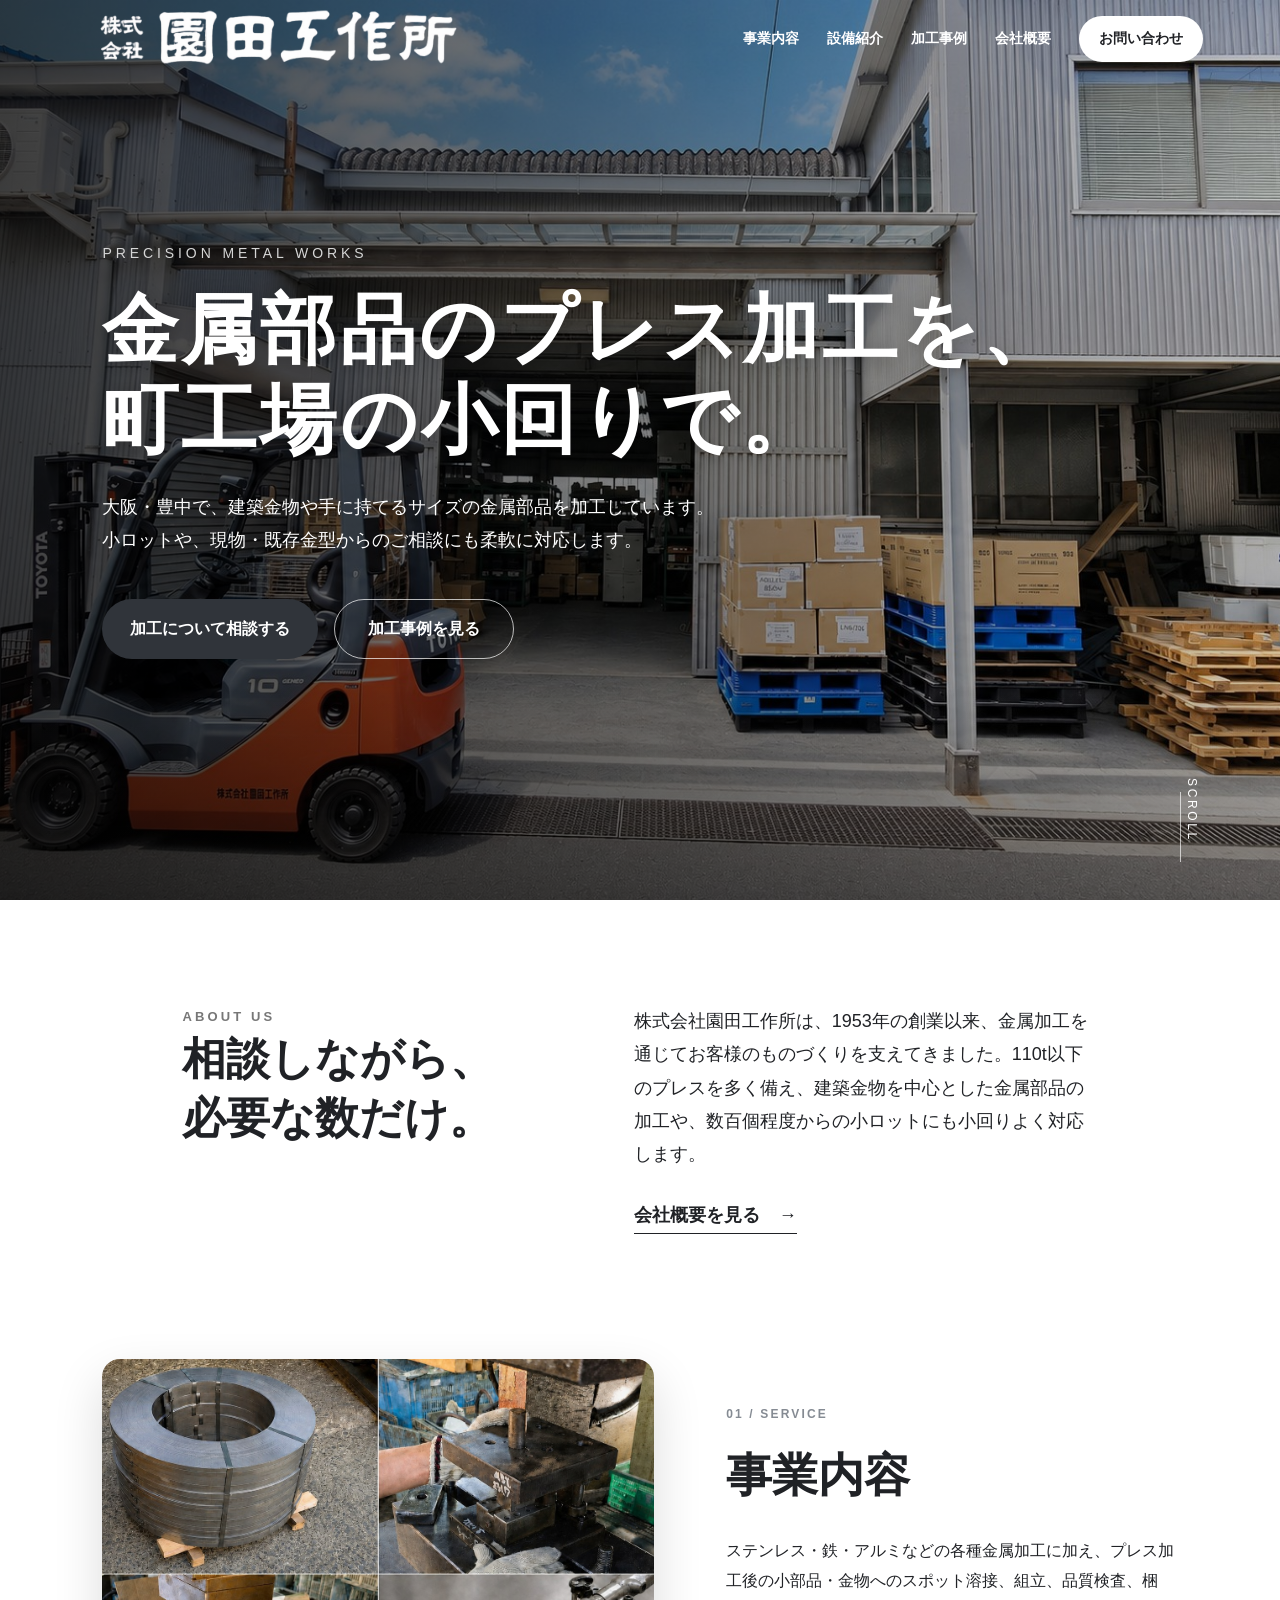
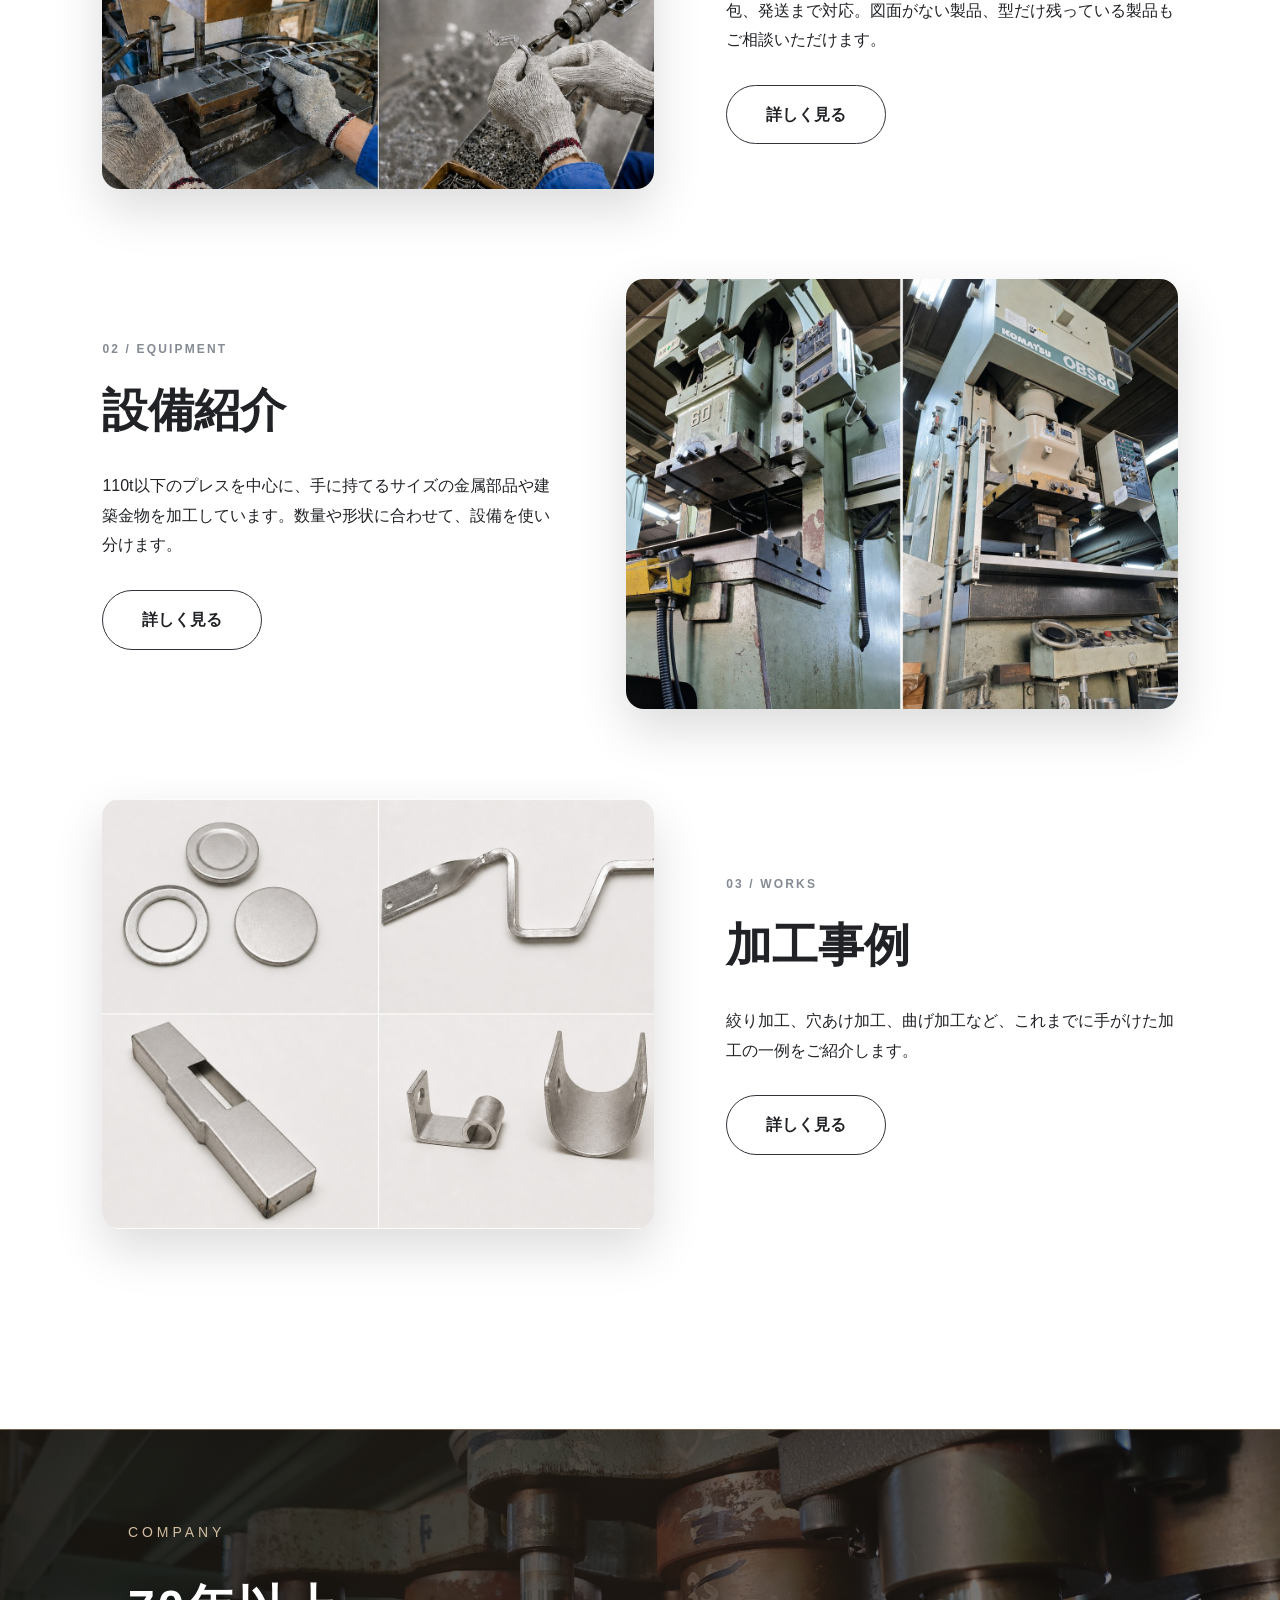
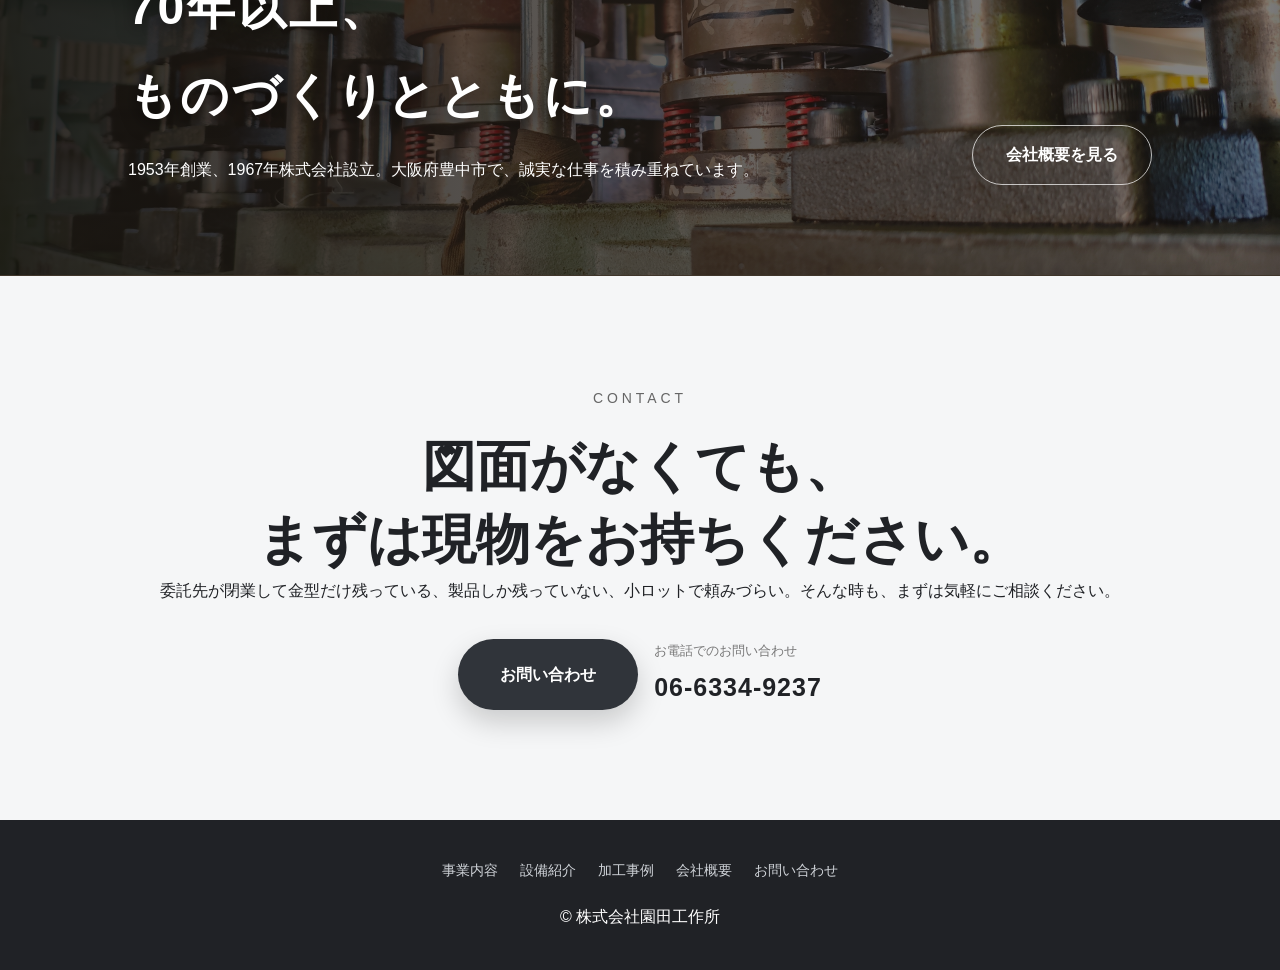
<file: index.html>
<!DOCTYPE html>
<html lang="ja">

<head>
  <meta charset="UTF-8">
  <meta name="google-site-verification" content="8xk6bvxAxPz_JtSDbTNWfZpecxhqoy-TsTcsBMfCFuc">
  <meta name="viewport" content="width=device-width,initial-scale=1">
  <title>株式会社園田工作所 | 大阪・豊中の金属加工</title>
  <meta name="description" content="大阪府豊中市の株式会社園田工作所。建築金物や金属部品の金属プレス加工、小ロット、現物・既存金型からの製作相談に柔軟に対応します。">
  <meta name="robots" content="index,follow,max-image-preview:large">
  <link rel="canonical" href="https://sonoda-kousakusho.com/">
  <meta property="og:locale" content="ja_JP">
  <meta property="og:type" content="website">
  <meta property="og:site_name" content="株式会社園田工作所">
  <meta property="og:title" content="株式会社園田工作所 | 大阪・豊中の金属加工">
  <meta property="og:description" content="建築金物や金属部品の金属プレス加工、小ロット、現物・既存金型からの製作相談に柔軟に対応する大阪府豊中市の町工場です。">
  <meta property="og:url" content="https://sonoda-kousakusho.com/">
  <meta property="og:image" content="https://sonoda-kousakusho.com/images/hero-factory.jpg">
  <meta name="twitter:card" content="summary_large_image">
  <script
    type="application/ld+json">{"@context":"https://schema.org","@type":"Organization","@id":"https://sonoda-kousakusho.com/#organization","name":"株式会社園田工作所","url":"https://sonoda-kousakusho.com/","logo":"https://sonoda-kousakusho.com/images/logo.png","foundingDate":"1953","telephone":"+81-6-6334-9237","address":{"@type":"PostalAddress","streetAddress":"庄内栄町4-21-7","addressLocality":"豊中市","addressRegion":"大阪府","addressCountry":"JP"}}</script>
  <link rel="stylesheet" href="css/style.css?v=20260710-3">
</head>

<body>
  <header class="site-header" id="header"><a class="logo" href="index.html"><img src="images/logo.png"
        alt="株式会社園田工作所"></a><button class="menu-button" id="menuButton" aria-label="メニューを開く"
      aria-expanded="false">Menu</button>
    <nav class="global-nav" id="globalNav"><a href="service.html">事業内容</a><a href="equipment.html">設備紹介</a><a
        href="works.html">加工事例</a><a href="company.html">会社概要</a><a class="nav-contact" href="contact.html">お問い合わせ</a>
    </nav>
  </header>
  <section class="hero" id="top">
    <div class="hero-content fade-in">
      <p class="eyebrow">Precision Metal Works</p>
      <h1>金属部品の<span class="hero-mobile-break"></span>プレス加工を、<br>町工場の小回りで。</h1>
      <p class="hero-lead">大阪・豊中で、建築金物や手に持てるサイズの金属部品を加工しています。<br>小ロットや、現物・既存金型からのご相談にも柔軟に対応します。</p>
      <div class="hero-actions"><a href="contact.html" class="btn primary">加工について相談する</a><a href="works.html"
          class="btn secondary">加工事例を見る</a></div>
    </div>
    <div class="scroll-sign">Scroll</div>
  </section>
  <main>
    <section class="section home-intro reveal">
      <div class="section-title">
        <p>About Us</p>
        <h2>相談しながら、<br>必要な数だけ。</h2>
      </div>
      <div>
        <p>株式会社園田工作所は、1953年の創業以来、金属加工を通じてお客様のものづくりを支えてきました。110t以下のプレスを多く備え、建築金物を中心とした金属部品の加工や、数百個程度からの小ロットにも小回りよく対応します。</p><a
          class="text-link" href="company.html">会社概要を見る <span>→</span></a>
      </div>
    </section>
    <section class="home-sections">
      <article class="home-feature reveal">
        <div class="home-feature-image"><img src="images/home-service-process-v5.jpg" alt="材料から金型セット、プレス加工、組み立てまでの工程" loading="lazy"></div>
        <div class="home-feature-body">
          <p class="feature-number">01 / Service</p>
          <h2>事業内容</h2>
          <p>ステンレス・鉄・アルミなどの各種金属加工に加え、プレス加工後の小部品・金物へのスポット溶接、組立、品質検査、梱包、発送まで対応。図面がない製品、型だけ残っている製品もご相談いただけます。</p><a class="btn outline"
            href="service.html">詳しく見る</a>
        </div>
      </article>
      <article class="home-feature reverse reveal">
        <div class="home-feature-image"><img src="images/home-equipment-presses-v2.jpg" alt="下から見上げた2台のプレス設備" loading="lazy"></div>
        <div class="home-feature-body">
          <p class="feature-number">02 / Equipment</p>
          <h2>設備紹介</h2>
          <p>110t以下のプレスを中心に、手に持てるサイズの金属部品や建築金物を加工しています。数量や形状に合わせて、設備を使い分けます。</p><a class="btn outline" href="equipment.html">詳しく見る</a>
        </div>
      </article>
      <article class="home-feature reveal">
        <div class="home-feature-image"><img src="images/home-works-grid-v2.jpg" alt="金属プレス加工品4種" loading="lazy"></div>
        <div class="home-feature-body">
          <p class="feature-number">03 / Works</p>
          <h2>加工事例</h2>
          <p>絞り加工、穴あけ加工、曲げ加工など、これまでに手がけた加工の一例をご紹介します。</p><a class="btn outline" href="works.html">詳しく見る</a>
        </div>
      </article>
    </section>
    <section class="home-company reveal">
      <div>
        <p class="eyebrow">Company</p>
        <h2>70年以上、<br>ものづくりとともに。</h2>
        <p>1953年創業、1967年株式会社設立。大阪府豊中市で、誠実な仕事を積み重ねています。</p>
      </div><a class="btn secondary" href="company.html">会社概要を見る</a>
    </section>
    <section class="home-contact reveal">
      <p class="eyebrow dark">Contact</p>
      <h2>図面がなくても、<br>まずは現物をお持ちください。</h2>
      <p>委託先が閉業して金型だけ残っている、製品しか残っていない、小ロットで頼みづらい。そんな時も、まずは気軽にご相談ください。</p>
      <div class="contact-actions"><a href="contact.html" class="btn primary">お問い合わせ</a><a href="tel:0663349237"
          class="contact-phone"><small>お電話でのお問い合わせ</small><strong>06-6334-9237</strong></a></div>
    </section>
  </main>
  <footer class="site-footer">
    <nav><a href="service.html">事業内容</a><a href="equipment.html">設備紹介</a><a href="works.html">加工事例</a><a
        href="company.html">会社概要</a><a href="contact.html">お問い合わせ</a></nav>
    <p>&copy; 株式会社園田工作所</p>
  </footer>
  <script src="js/script.js"></script>
</body>

</html>
</file>
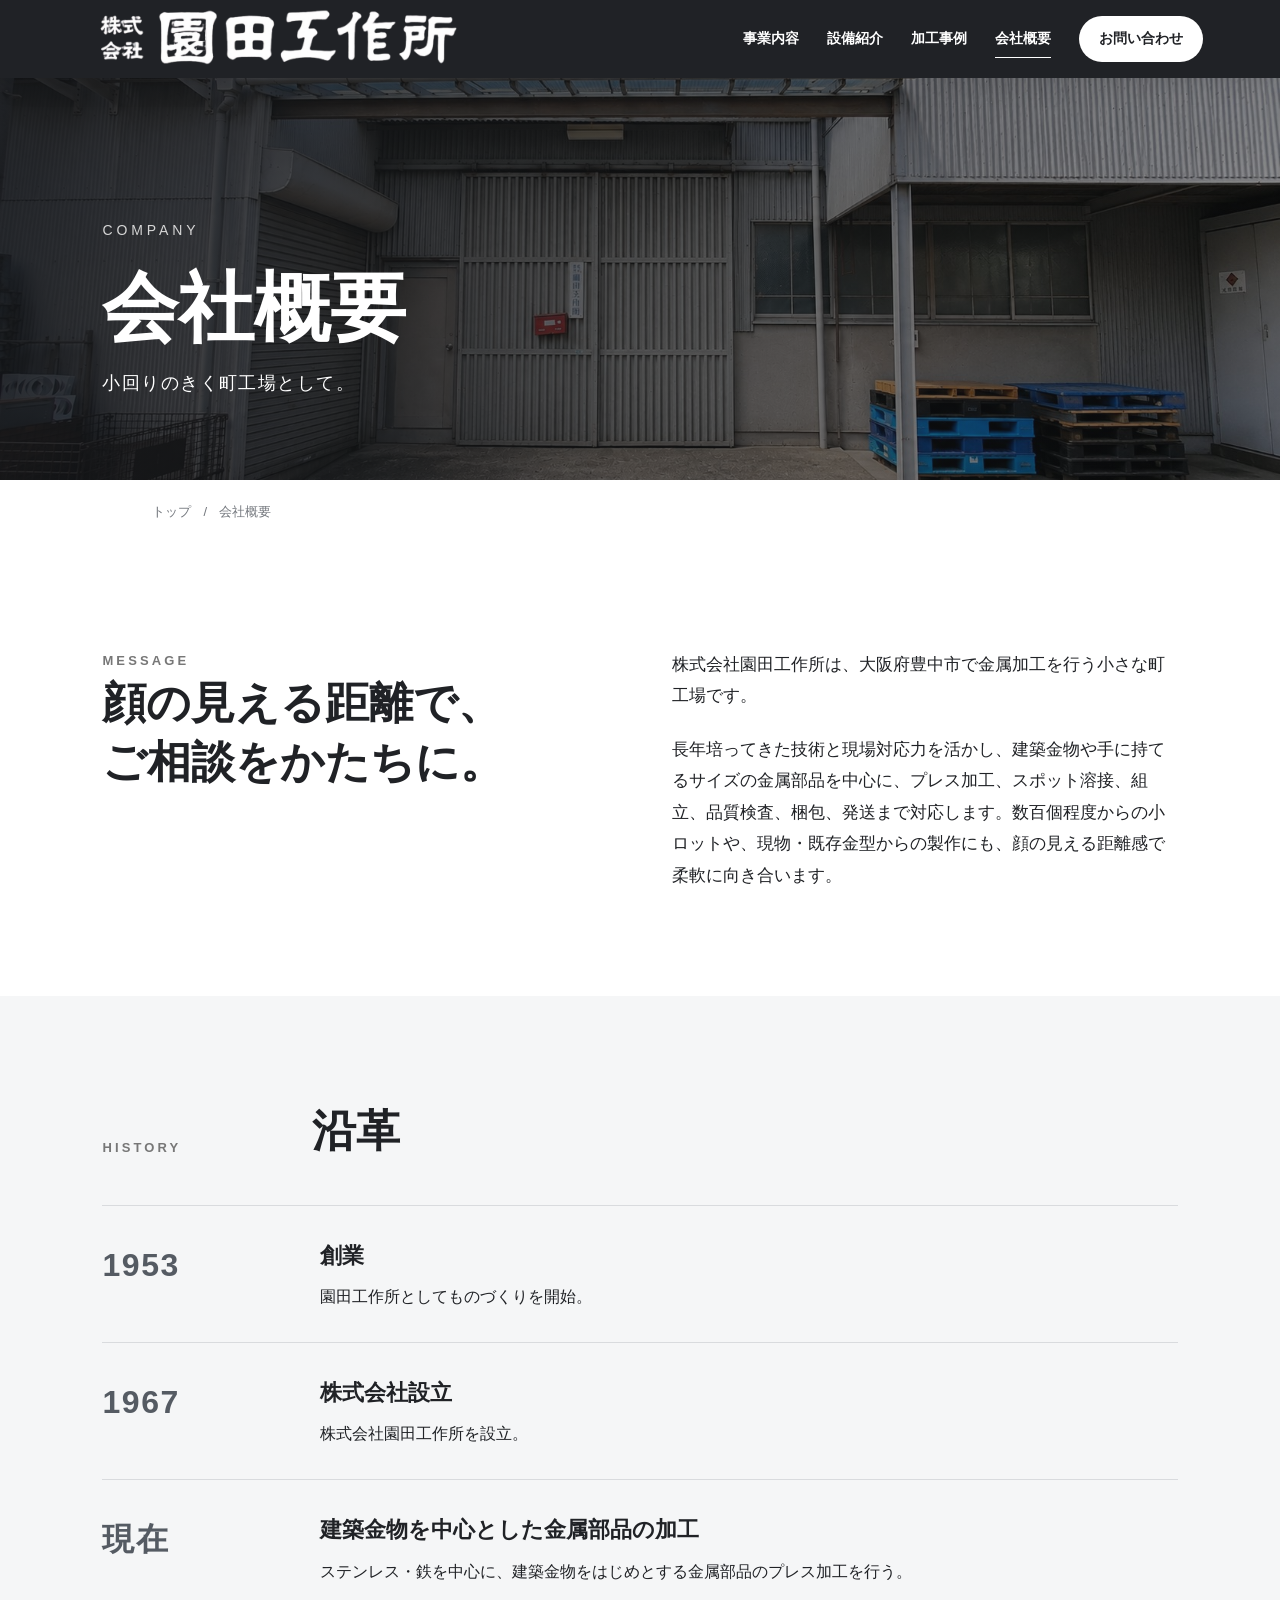
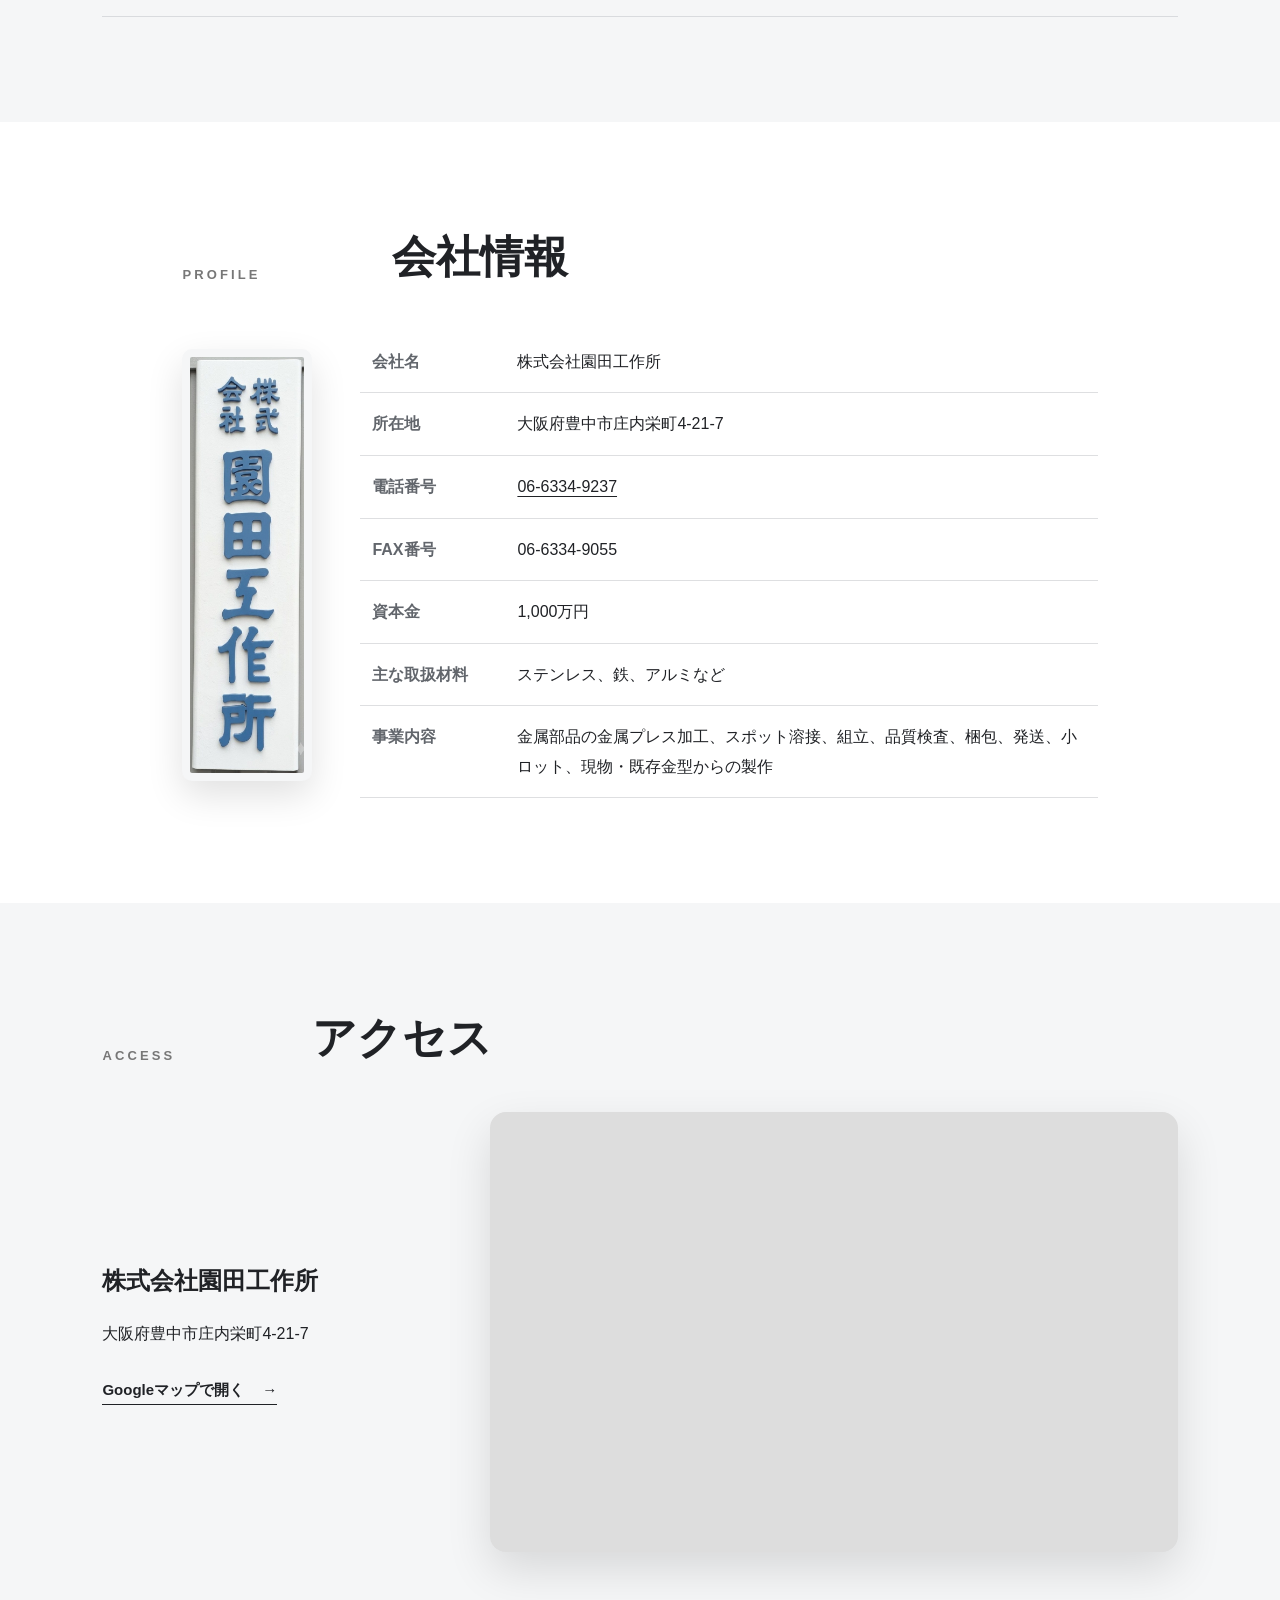
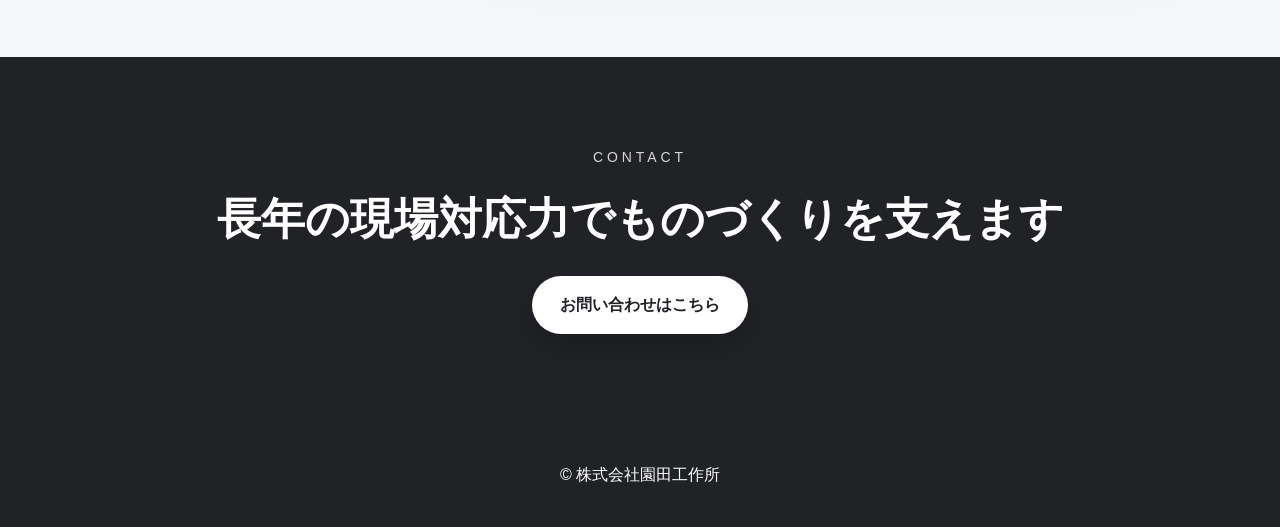
<file: company.html>
<!doctype html>
<html lang="ja">

<head>
    <meta charset="UTF-8">
    <meta name="viewport" content="width=device-width,initial-scale=1">
    <title>会社概要・アクセス | 株式会社園田工作所</title>
    <meta name="description" content="1953年創業、1967年株式会社設立。大阪府豊中市で金属部品のプレス加工、小ロット、現物・既存金型からの製作相談に対応する町工場です。">
    <meta name="robots" content="index,follow,max-image-preview:large">
    <link rel="canonical" href="https://sonoda-kousakusho.com/company.html">
    <meta property="og:locale" content="ja_JP">
    <meta property="og:type" content="article">
    <meta property="og:site_name" content="株式会社園田工作所">
    <meta property="og:title" content="会社概要・アクセス | 株式会社園田工作所">
    <meta property="og:description" content="1953年創業。金属部品のプレス加工、小ロット、現物・既存金型からの製作相談に対応する大阪府豊中市の町工場です。">
    <meta property="og:url" content="https://sonoda-kousakusho.com/company.html">
    <meta property="og:image" content="https://sonoda-kousakusho.com/images/sign.jpg">
    <meta name="twitter:card" content="summary_large_image">
    <script
        type="application/ld+json">{"@context":"https://schema.org","@type":"LocalBusiness","@id":"https://sonoda-kousakusho.com/#organization","name":"株式会社園田工作所","url":"https://sonoda-kousakusho.com/","image":"https://sonoda-kousakusho.com/images/gaikan.jpg","logo":"https://sonoda-kousakusho.com/images/logo.png","foundingDate":"1953","telephone":"+81-6-6334-9237","address":{"@type":"PostalAddress","streetAddress":"庄内栄町4-21-7","addressLocality":"豊中市","addressRegion":"大阪府","addressCountry":"JP"}}</script>
    <link rel="stylesheet" href="css/style.css?v=20260710-3">
</head>

<body class="subpage">
    <header class="site-header subpage-header" id="header"><a class="logo" href="index.html"><img src="images/logo.png"
                alt="株式会社園田工作所"></a><button class="menu-button" id="menuButton" aria-label="メニューを開く"
            aria-expanded="false">Menu</button>
        <nav class="global-nav" id="globalNav"><a href="service.html">事業内容</a><a href="equipment.html">設備紹介</a><a
                href="works.html">加工事例</a><a href="company.html" aria-current="page">会社概要</a><a class="nav-contact"
                href="contact.html">お問い合わせ</a></nav>
    </header>
    <main>
        <section class="page-hero company-hero">
            <div>
                <p class="eyebrow">Company</p>
                <h1>会社概要</h1>
                <p>小回りのきく町工場として。</p>
            </div>
        </section>
        <nav class="breadcrumb"><a href="index.html">トップ</a><span>/</span><span>会社概要</span></nav>
        <section class="section company-message reveal">
            <div class="section-title">
                <p>Message</p>
                <h2>顔の見える距離で、<br>ご相談をかたちに。</h2>
            </div>
            <div class="message-body">
                <p>株式会社園田工作所は、大阪府豊中市で金属加工を行う小さな町工場です。</p>
                <p>長年培ってきた技術と現場対応力を活かし、建築金物や手に持てるサイズの金属部品を中心に、プレス加工、スポット溶接、組立、品質検査、梱包、発送まで対応します。数百個程度からの小ロットや、現物・既存金型からの製作にも、顔の見える距離感で柔軟に向き合います。
                </p>
            </div>
        </section>
        <section class="section history-section reveal">
            <div class="section-title">
                <p>History</p>
                <h2>沿革</h2>
            </div>
            <ol class="history-list">
                <li><time>1953</time>
                    <div>
                        <h3>創業</h3>
                        <p>園田工作所としてものづくりを開始。</p>
                    </div>
                </li>
                <li><time>1967</time>
                    <div>
                        <h3>株式会社設立</h3>
                        <p>株式会社園田工作所を設立。</p>
                    </div>
                </li>
                <li><time>現在</time>
                    <div>
                        <h3>建築金物を中心とした金属部品の加工</h3>
                        <p>ステンレス・鉄を中心に、建築金物をはじめとする金属部品のプレス加工を行う。</p>
                    </div>
                </li>
            </ol>
        </section>
        <section class="section company-profile reveal">
            <div class="section-title">
                <p>Profile</p>
                <h2>会社情報</h2>
            </div>
            <div class="profile-layout"><img src="images/sign-cropped.jpg" alt="株式会社園田工作所の看板" loading="lazy">
                <table class="profile-table">
                    <tbody>
                        <tr>
                            <th>会社名</th>
                            <td>株式会社園田工作所</td>
                        </tr>
                        <tr>
                            <th>所在地</th>
                            <td>大阪府豊中市庄内栄町4-21-7</td>
                        </tr>
                        <tr>
                            <th>電話番号</th>
                            <td><a href="tel:0663349237">06-6334-9237</a></td>
                        </tr>
                        <tr>
                            <th>FAX番号</th>
                            <td>06-6334-9055</td>
                        </tr>
                        <tr>
                            <th>資本金</th>
                            <td>1,000万円</td>
                        </tr>
                        <tr>
                            <th>主な取扱材料</th>
                            <td>ステンレス、鉄、アルミなど</td>
                        </tr>
                        <tr>
                            <th>事業内容</th>
                            <td>金属部品の金属プレス加工、スポット溶接、組立、品質検査、梱包、発送、小ロット、現物・既存金型からの製作</td>
                        </tr>
                    </tbody>
                </table>
            </div>
        </section>
        <section class="section access-section reveal">
            <div class="section-title">
                <p>Access</p>
                <h2>アクセス</h2>
            </div>
            <div class="access-layout">
                <div class="access-info">
                    <h3>株式会社園田工作所</h3>
                    <p>大阪府豊中市庄内栄町4-21-7</p><a
                        href="https://www.google.com/maps/search/?api=1&query=%E5%A4%A7%E9%98%AA%E5%BA%9C%E8%B1%8A%E4%B8%AD%E5%B8%82%E5%BA%84%E5%86%85%E6%A0%84%E7%94%BA4-21-7"
                        target="_blank" rel="noopener noreferrer" class="text-link">Googleマップで開く <span>→</span></a>
                </div>
                <div class="map-wrap"><iframe
                        src="https://www.google.com/maps?q=%E5%A4%A7%E9%98%AA%E5%BA%9C%E8%B1%8A%E4%B8%AD%E5%B8%82%E5%BA%84%E5%86%85%E6%A0%84%E7%94%BA4-21-7&amp;output=embed"
                        title="株式会社園田工作所の所在地" loading="lazy" referrerpolicy="no-referrer-when-downgrade"
                        allowfullscreen></iframe></div>
            </div>
        </section>
        <section class="company-cta reveal">
            <p class="eyebrow">Contact</p>
            <h2>長年の現場対応力で<span class="mobile-break">ものづくりを支えます</span></h2><a href="contact.html"
                class="btn primary">お問い合わせはこちら</a>
        </section>
    </main>
    <footer class="site-footer">
        <p>&copy; 株式会社園田工作所</p>
    </footer>
    <script src="js/script.js"></script>
</body>

</html>
</file>
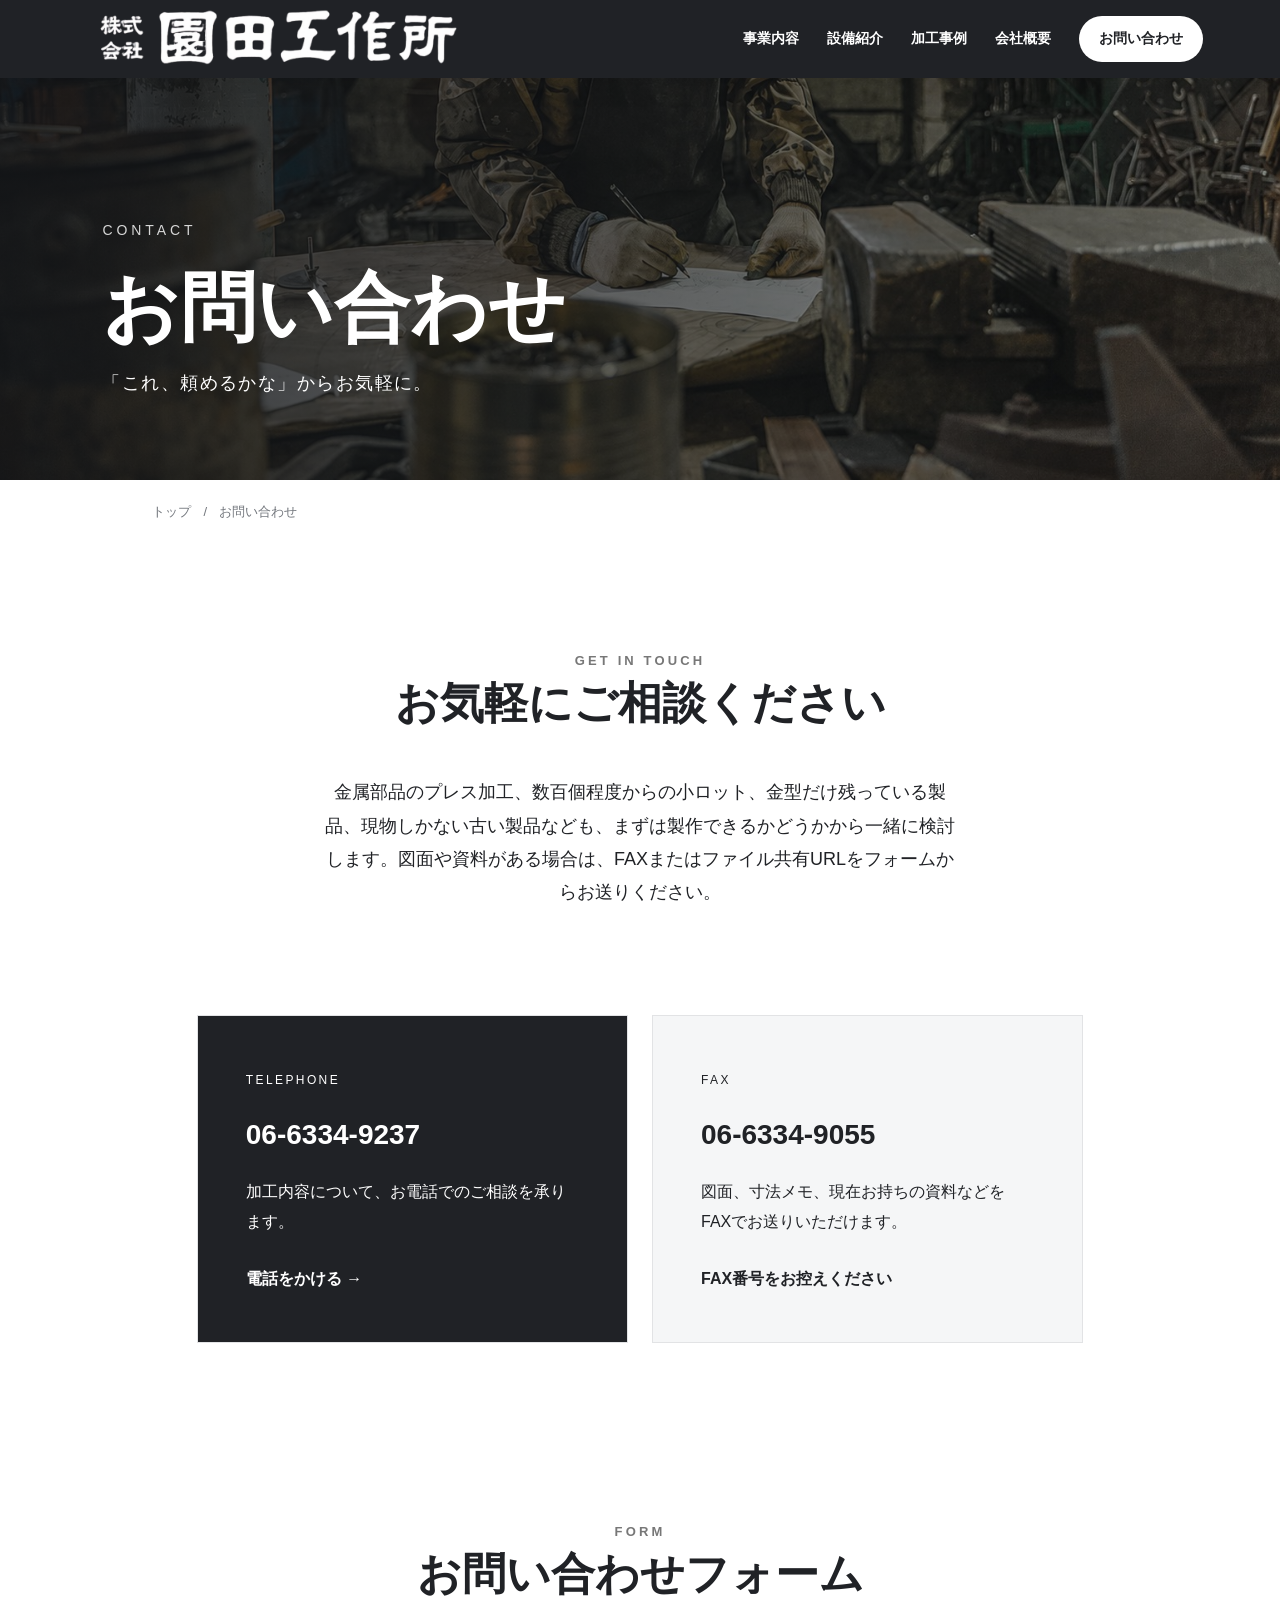
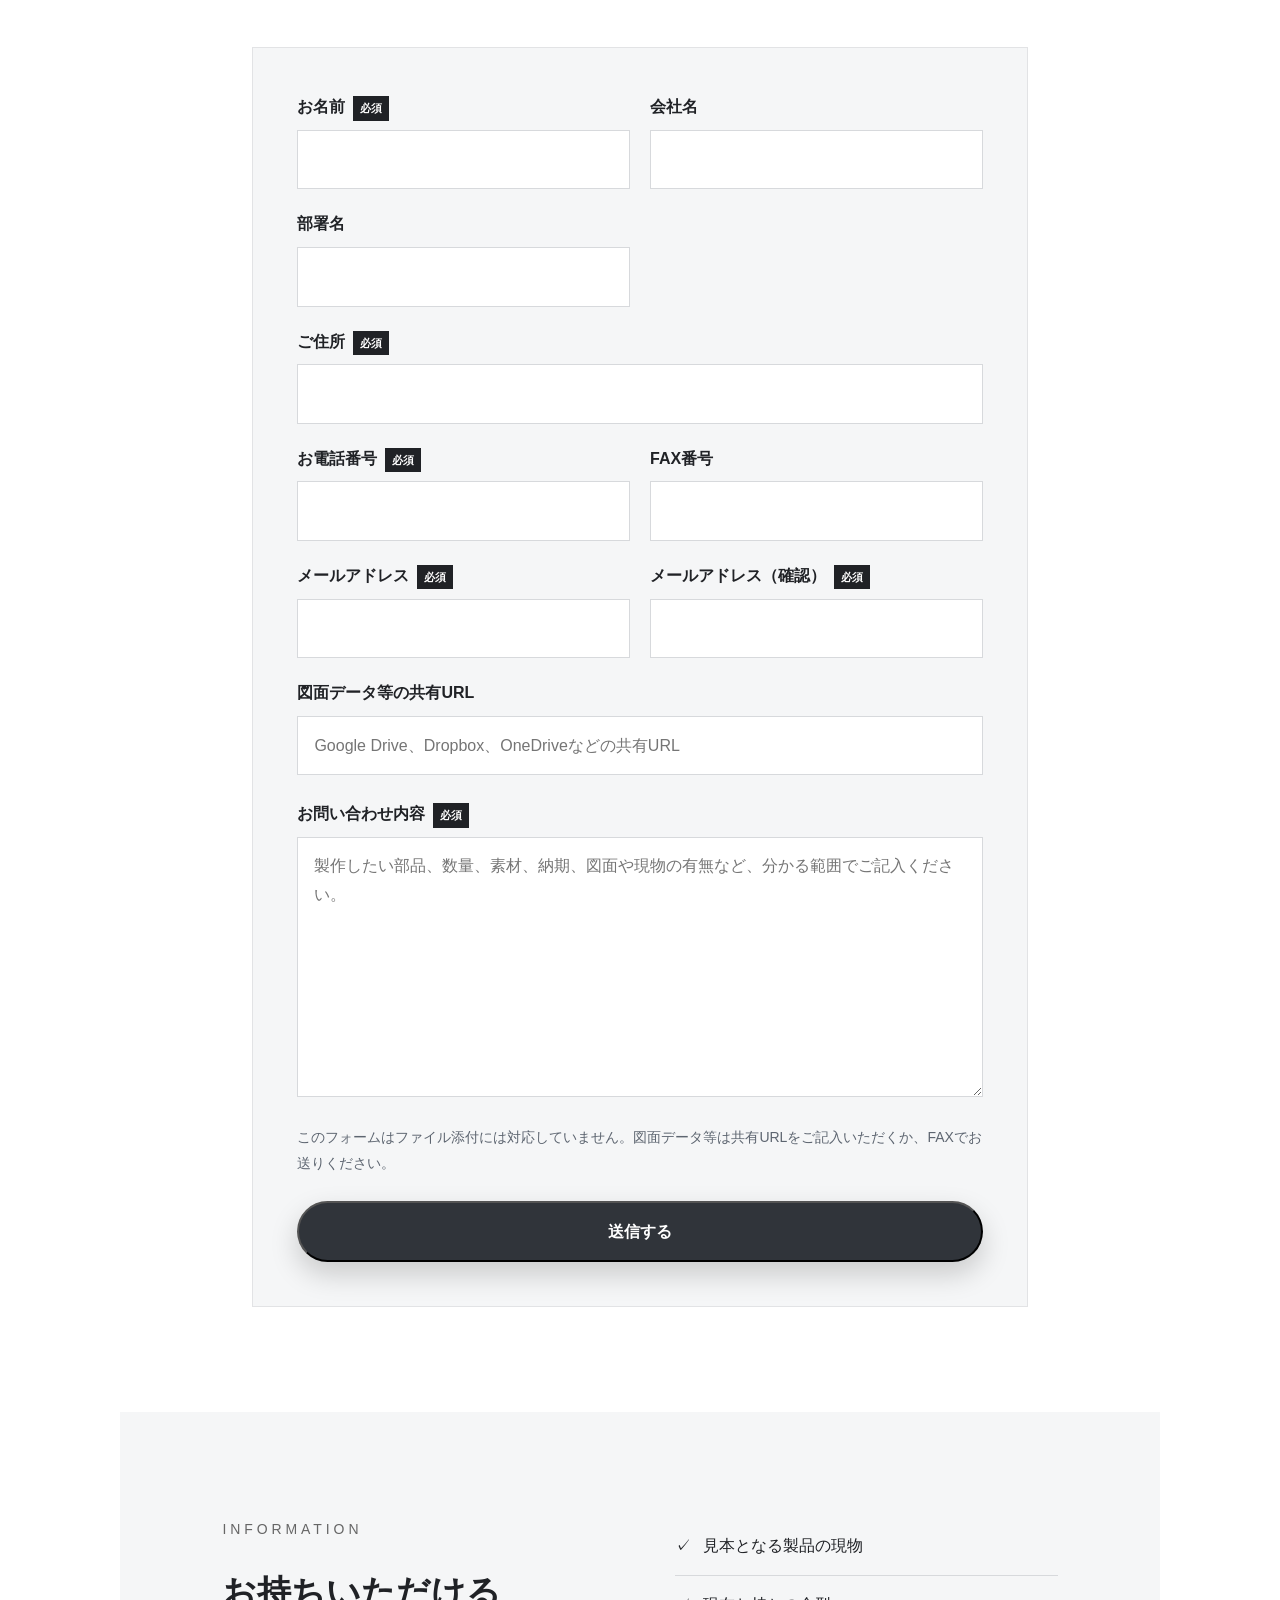
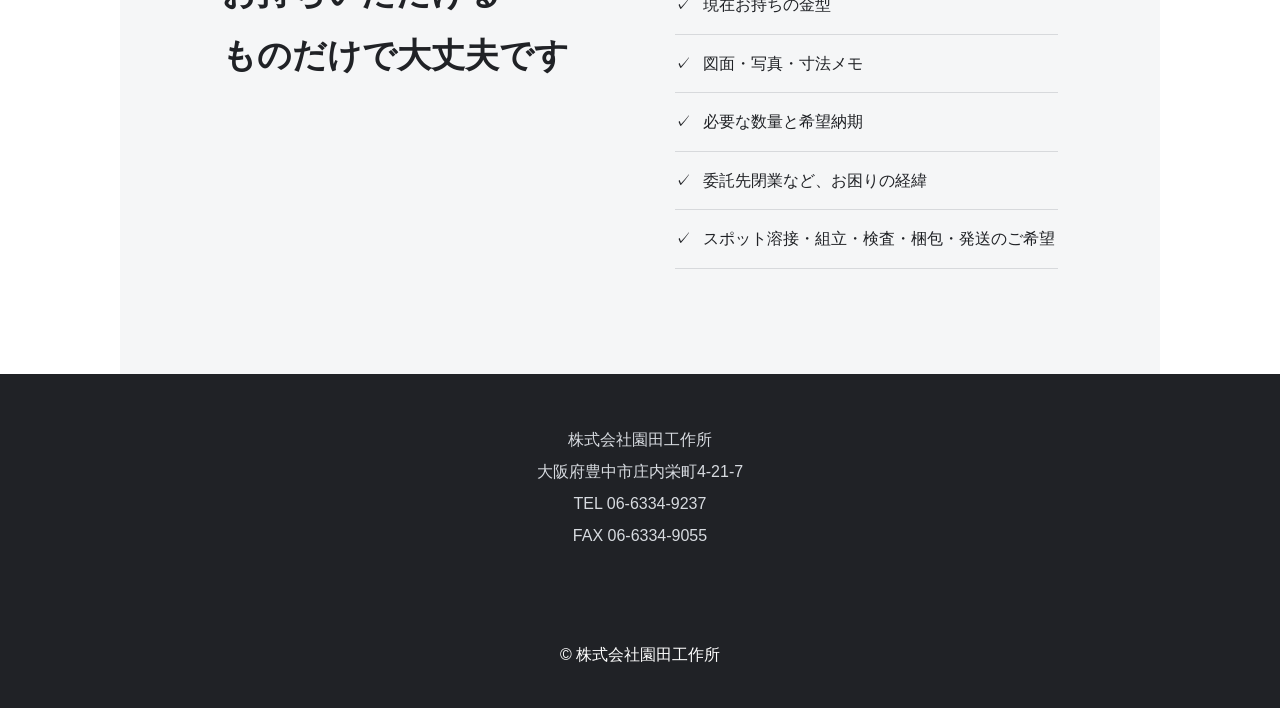
<file: contact.html>
<!DOCTYPE html>
<html lang="ja">
<head>
<meta charset="UTF-8">
<meta name="viewport" content="width=device-width,initial-scale=1">
<title>金属部品・プレス加工のお問い合わせ | 株式会社園田工作所</title>
<meta name="description" content="金属部品のプレス加工、小ロット、現物だけ、既存金型だけのご相談も株式会社園田工作所へ。お電話、FAX、問い合わせフォームからお気軽にご相談ください。">
<meta name="robots" content="index,follow,max-image-preview:large">
<link rel="canonical" href="https://sonoda-kousakusho.com/contact.html">
<meta property="og:locale" content="ja_JP">
<meta property="og:type" content="article">
<meta property="og:site_name" content="株式会社園田工作所">
<meta property="og:title" content="金属部品・プレス加工のお問い合わせ | 株式会社園田工作所">
<meta property="og:description" content="金属部品のプレス加工、小ロット、現物・既存金型からの製作も電話、FAX、問い合わせフォームから気軽にご相談ください。">
<meta property="og:url" content="https://sonoda-kousakusho.com/contact.html">
<meta property="og:image" content="https://sonoda-kousakusho.com/images/sign.jpg">
<meta name="twitter:card" content="summary_large_image">
<link rel="stylesheet" href="css/style.css?v=20260710-3">
</head>
<body class="subpage">
<header class="site-header subpage-header" id="header"><a class="logo" href="index.html"><img src="images/logo.png" alt="株式会社園田工作所"></a><button class="menu-button" id="menuButton" aria-label="メニューを開く" aria-expanded="false">Menu</button><nav class="global-nav" id="globalNav"><a href="service.html">事業内容</a><a href="equipment.html">設備紹介</a><a href="works.html">加工事例</a><a href="company.html">会社概要</a><a class="nav-contact" href="contact.html" aria-current="page">お問い合わせ</a></nav></header>
<main>
<section class="page-hero contact-hero"><div><p class="eyebrow">Contact</p><h1>お問い合わせ</h1><p>「これ、頼めるかな」からお気軽に。</p></div></section>
<nav class="breadcrumb"><a href="index.html">トップ</a><span>/</span><span>お問い合わせ</span></nav>
<section class="section contact-lead reveal"><div class="section-title center"><p>Get in Touch</p><h2>お気軽に<span class="contact-title-break">ご相談ください</span></h2></div><p>金属部品のプレス加工、数百個程度からの小ロット、金型だけ残っている製品、現物しかない古い製品なども、まずは製作できるかどうかから一緒に検討します。図面や資料がある場合は、FAXまたはファイル共有URLをフォームからお送りください。</p></section>
<section class="contact-methods contact-methods-priority reveal">
<a class="contact-method primary-method" href="tel:0663349237"><span>Telephone</span><h2>06-6334-9237</h2><p>加工内容について、お電話でのご相談を承ります。</p><strong>電話をかける →</strong></a>
<div class="contact-method"><span>Fax</span><h2>06-6334-9055</h2><p>図面、寸法メモ、現在お持ちの資料などをFAXでお送りいただけます。</p><strong>FAX番号をお控えください</strong></div>
</section>
<section class="section contact-form-section reveal">
<div class="section-title center"><p>Form</p><h2>お問い合わせフォーム</h2></div>
<form class="contact-form" id="contactForm" action="https://api.web3forms.com/submit" method="POST">
<input type="hidden" name="access_key" value="b72b213b-8636-4964-9430-b5ec7b5c36c9">
<input type="hidden" name="subject" value="園田工作所サイトからのお問い合わせ">
<input type="hidden" name="from_name" value="株式会社園田工作所 Webサイト">
<input type="hidden" name="redirect" value="https://sonoda-kousakusho.com/thanks.html">
<input type="checkbox" name="botcheck" class="form-botcheck" tabindex="-1" autocomplete="off">
<div class="form-grid">
<label>お名前<span>必須</span><input type="text" name="name" autocomplete="name" required></label>
<label>会社名<input type="text" name="company" autocomplete="organization"></label>
<label>部署名<input type="text" name="department" autocomplete="organization-title"></label>
<label class="form-wide">ご住所<span>必須</span><input type="text" name="address" autocomplete="street-address" required></label>
<label>お電話番号<span>必須</span><input type="tel" name="phone" autocomplete="tel" required></label>
<label>FAX番号<input type="tel" name="fax"></label>
<label>メールアドレス<span>必須</span><input type="email" name="email" id="email" autocomplete="email" required></label>
<label>メールアドレス（確認）<span>必須</span><input type="email" name="email_confirm" id="emailConfirm" autocomplete="email" required></label>
<label class="form-wide">図面データ等の共有URL<input type="url" name="drawing_url" placeholder="Google Drive、Dropbox、OneDriveなどの共有URL"></label>
</div>
<label>お問い合わせ内容<span>必須</span><textarea name="message" rows="8" required placeholder="製作したい部品、数量、素材、納期、図面や現物の有無など、分かる範囲でご記入ください。"></textarea></label>
<p class="form-note">このフォームはファイル添付には対応していません。図面データ等は共有URLをご記入いただくか、FAXでお送りください。</p>
<button type="submit" class="btn primary">送信する</button>
</form>
</section>
<section class="section inquiry-guide reveal"><div><p class="eyebrow dark">Information</p><h2>お持ちいただける<br>ものだけで大丈夫です</h2></div><ul><li>見本となる製品の現物</li><li>現在お持ちの金型</li><li>図面・写真・寸法メモ</li><li>必要な数量と希望納期</li><li>委託先閉業など、お困りの経緯</li><li>スポット溶接・組立・検査・梱包・発送のご希望</li></ul></section>
<section class="contact-company"><p>株式会社園田工作所</p><p>大阪府豊中市庄内栄町4-21-7</p><p>TEL 06-6334-9237</p><p>FAX 06-6334-9055</p></section>
</main>
<footer class="site-footer"><p>&copy; 株式会社園田工作所</p></footer>
<script src="js/script.js?v=20260710-2"></script>
</body>
</html>
</file>
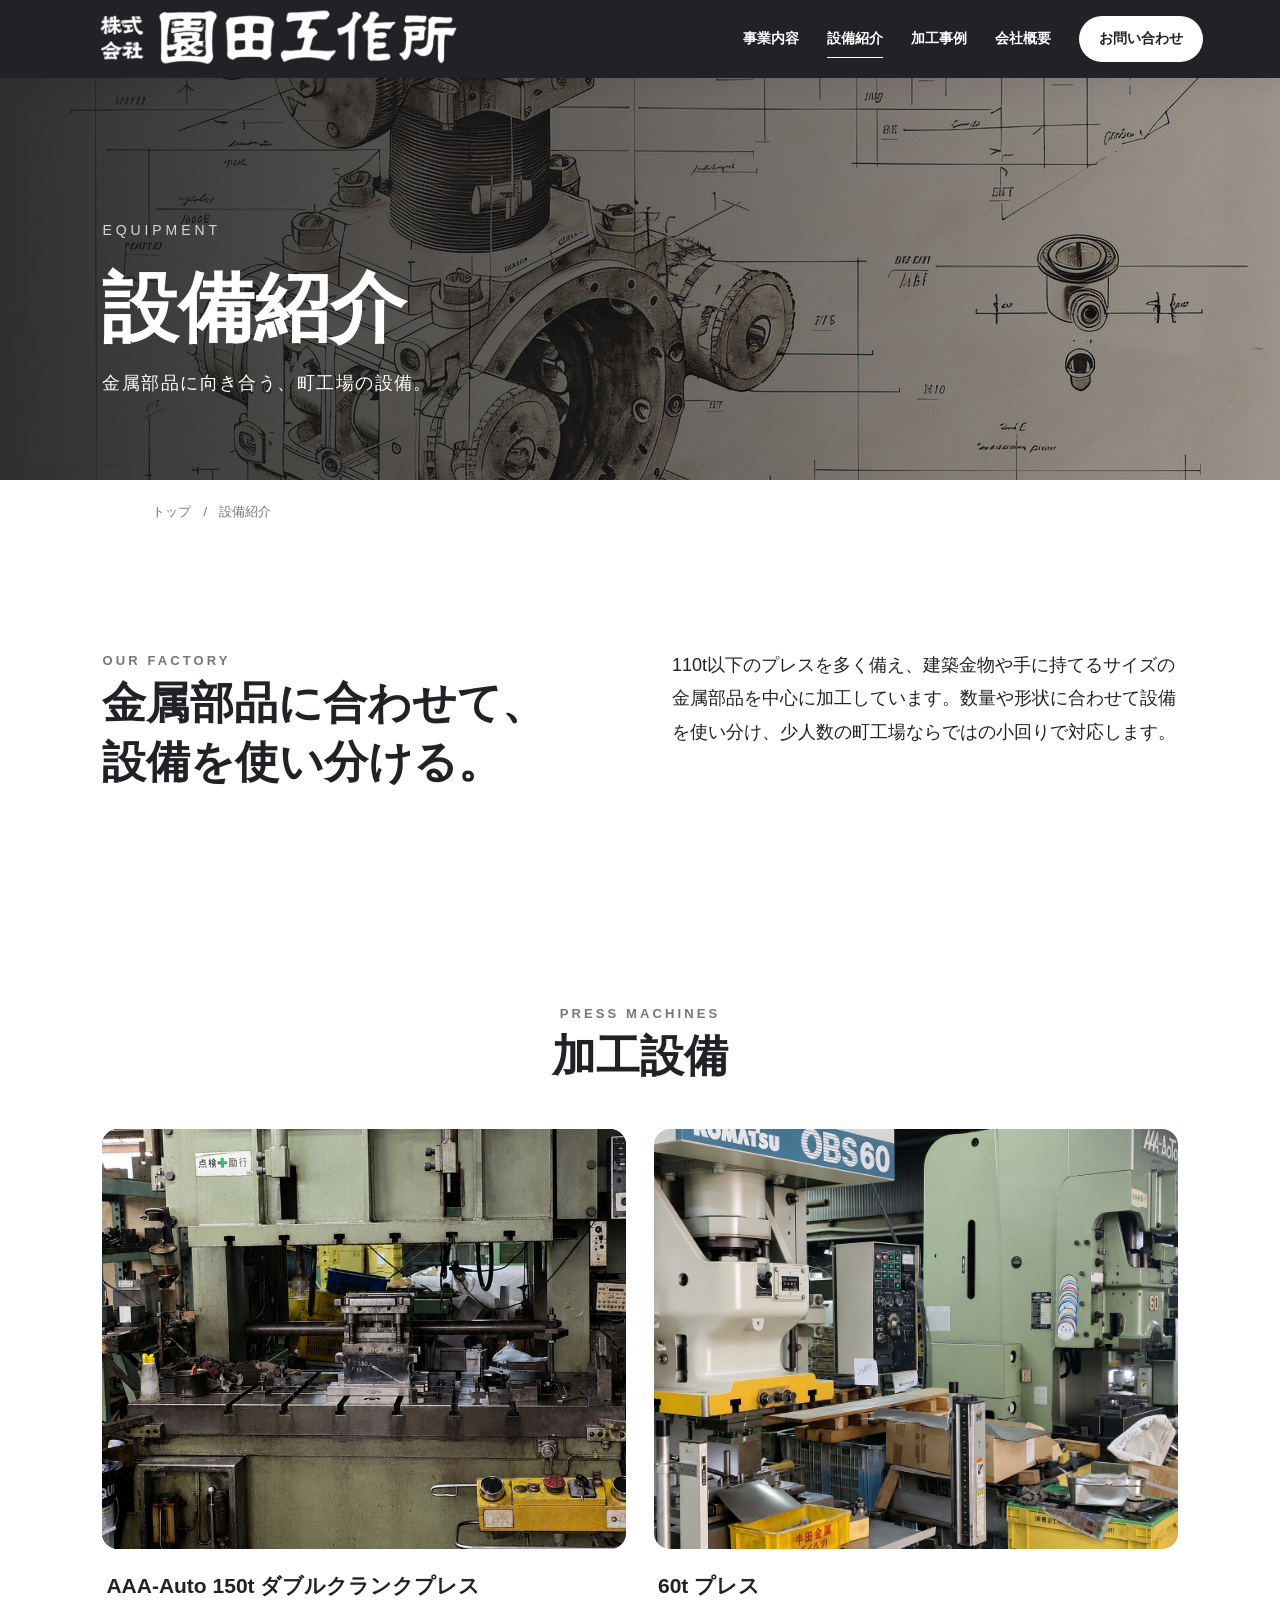
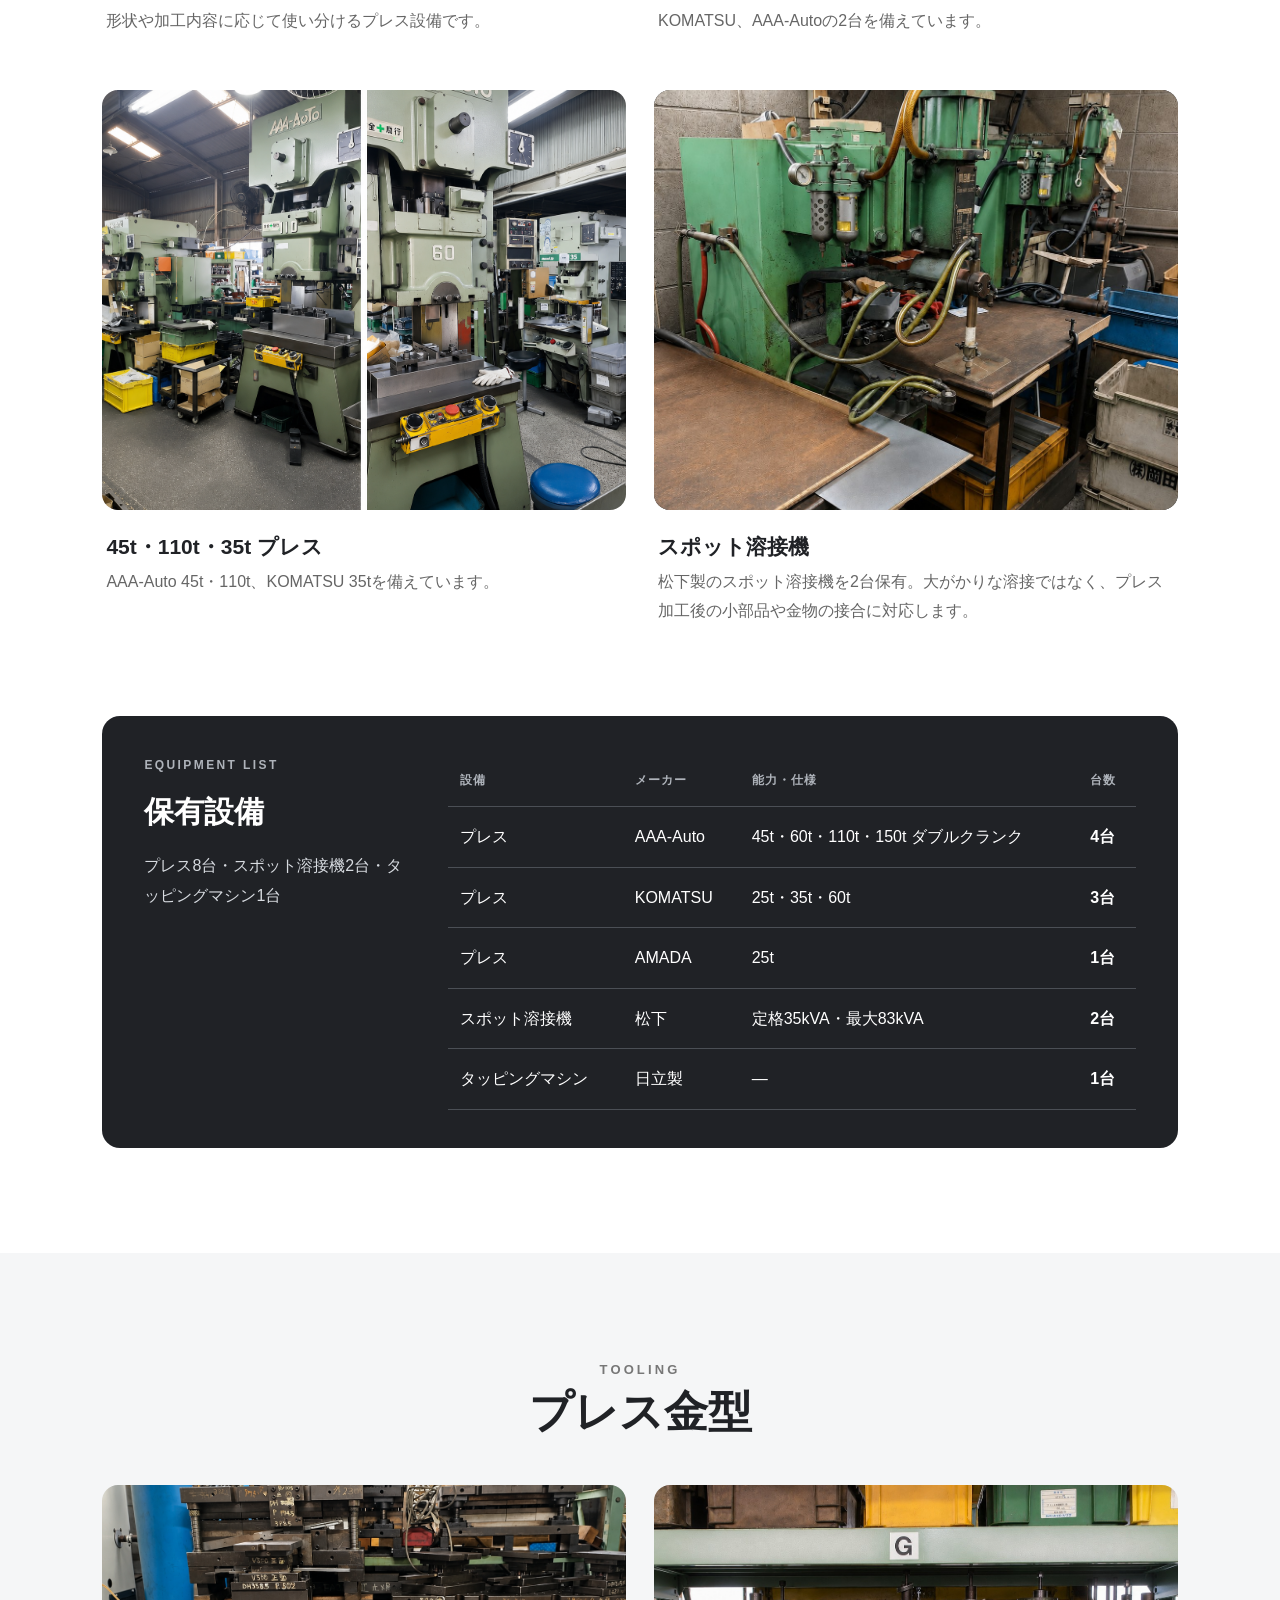
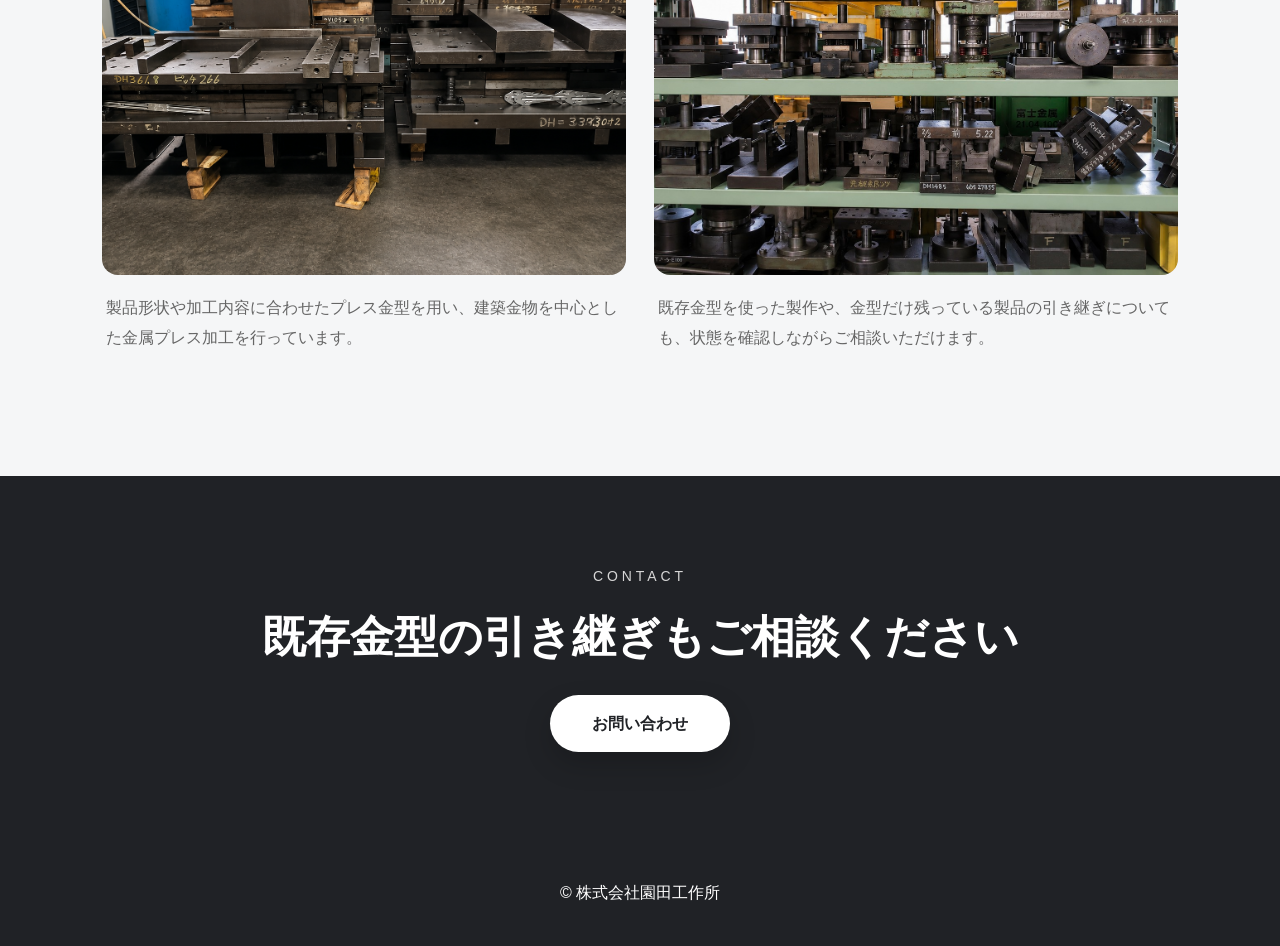
<file: equipment.html>
<!DOCTYPE html>
<html lang="ja">
<head>
<meta charset="UTF-8">
<meta name="viewport" content="width=device-width,initial-scale=1">
<title>工場・設備紹介 | 株式会社園田工作所</title>
<meta name="description" content="大阪府豊中市の株式会社園田工作所の工場と金属加工設備をご紹介。110t以下のプレスを中心に、金属部品や建築金物、小ロット加工に対応します。">
<meta name="robots" content="index,follow,max-image-preview:large">
<link rel="canonical" href="https://sonoda-kousakusho.com/equipment.html">
<meta property="og:locale" content="ja_JP">
<meta property="og:type" content="article">
<meta property="og:site_name" content="株式会社園田工作所">
<meta property="og:title" content="工場・設備紹介 | 株式会社園田工作所">
<meta property="og:description" content="110t以下のプレスを中心に、金属部品や建築金物、小ロット加工へ柔軟に対応します。">
<meta property="og:url" content="https://sonoda-kousakusho.com/equipment.html">
<meta property="og:image" content="https://sonoda-kousakusho.com/images/factory-inside.jpg">
<meta name="twitter:card" content="summary_large_image">
<link rel="stylesheet" href="css/style.css?v=20260710-3">
</head>
<body class="subpage">
<header class="site-header subpage-header" id="header">
<a class="logo" href="index.html"><img src="images/logo.png" alt="株式会社園田工作所"></a>
<button class="menu-button" id="menuButton" aria-label="メニューを開く" aria-expanded="false">Menu</button>
<nav class="global-nav" id="globalNav"><a href="service.html">事業内容</a><a href="equipment.html" aria-current="page">設備紹介</a><a href="works.html">加工事例</a><a href="company.html">会社概要</a><a class="nav-contact" href="contact.html">お問い合わせ</a></nav>
</header>
<main>
<section class="page-hero equipment-hero"><div><p class="eyebrow">Equipment</p><h1>設備紹介</h1><p>金属部品に向き合う、町工場の設備。</p></div></section>
<nav class="breadcrumb"><a href="index.html">トップ</a><span>/</span><span>設備紹介</span></nav>
<section class="section detail-lead reveal"><div class="section-title"><p>Our Factory</p><h2>金属部品に合わせて、<br>設備を使い分ける。</h2></div><p>110t以下のプレスを多く備え、建築金物や手に持てるサイズの金属部品を中心に加工しています。数量や形状に合わせて設備を使い分け、少人数の町工場ならではの小回りで対応します。</p></section>
<section class="section equipment-section">
<div class="section-title center reveal"><p>Press Machines</p><h2>加工設備</h2></div>
<div class="equipment-gallery">
<figure class="press-150 reveal"><img src="images/150tpress.png" alt="AAA-Auto 150トンダブルクランクプレス"><figcaption><strong>AAA-Auto 150t<span class="equipment-mobile-break">ダブルクランクプレス</span></strong><p>形状や加工内容に応じて使い分けるプレス設備です。</p></figcaption></figure>
<figure class="reveal"><img src="images/equipment-press.jpg" alt="KOMATSUとAAA-Autoの60トンプレス"><figcaption><strong>60t プレス</strong><p>KOMATSU、AAA-Autoの2台を備えています。</p></figcaption></figure>
<figure class="reveal"><img src="images/inside.png" alt="AAA-AutoとKOMATSUのプレス設備"><figcaption><strong>45t・110t・35t プレス</strong><p>AAA-Auto 45t・110t、KOMATSU 35tを備えています。</p></figcaption></figure>
<figure class="spot-welders reveal"><img src="images/spot.jpg" alt="松下製のスポット溶接機2台"><figcaption><strong>スポット溶接機</strong><p>松下製のスポット溶接機を2台保有。大がかりな溶接ではなく、プレス加工後の小部品や金物の接合に対応します。</p></figcaption></figure>
</div>
<div class="equipment-list reveal">
<div class="equipment-list-heading"><p>Equipment List</p><h3>保有設備</h3><span>プレス8台・スポット溶接機2台・タッピングマシン1台</span></div>
<div class="equipment-table-wrap"><table class="equipment-table"><thead><tr><th>設備</th><th>メーカー</th><th>能力・仕様</th><th>台数</th></tr></thead><tbody><tr><td>プレス</td><td>AAA-Auto</td><td>45t・60t・110t・150t ダブルクランク</td><td>4台</td></tr><tr><td>プレス</td><td>KOMATSU</td><td>25t・35t・60t</td><td>3台</td></tr><tr><td>プレス</td><td>AMADA</td><td>25t</td><td>1台</td></tr><tr><td>スポット溶接機</td><td>松下</td><td>定格35kVA・最大83kVA</td><td>2台</td></tr><tr><td>タッピングマシン</td><td>日立製</td><td>―</td><td>1台</td></tr></tbody></table></div>
</div>
</section>
<section class="section tooling-section">
<div class="section-title center reveal"><p>Tooling</p><h2>プレス金型</h2></div>
<div class="tooling-gallery">
<figure class="reveal"><img src="images/ookiikanagata.png" alt="プレス金型"><figcaption><p>製品形状や加工内容に合わせたプレス金型を用い、建築金物を中心とした金属プレス加工を行っています。</p></figcaption></figure>
<figure class="reveal"><img src="images/equipment-shelf.jpg" alt="保管しているプレス金型"><figcaption><p>既存金型を使った製作や、金型だけ残っている製品の引き継ぎについても、状態を確認しながらご相談いただけます。</p></figcaption></figure>
</div>
</section>
<section class="company-cta reveal"><p class="eyebrow">Contact</p><h2>既存金型の引き継ぎも<span class="mobile-break">ご相談ください</span></h2><a href="contact.html" class="btn primary">お問い合わせ</a></section>
</main>
<footer class="site-footer"><p>&copy; 株式会社園田工作所</p></footer>
<script src="js/script.js"></script>
</body>
</html>
</file>
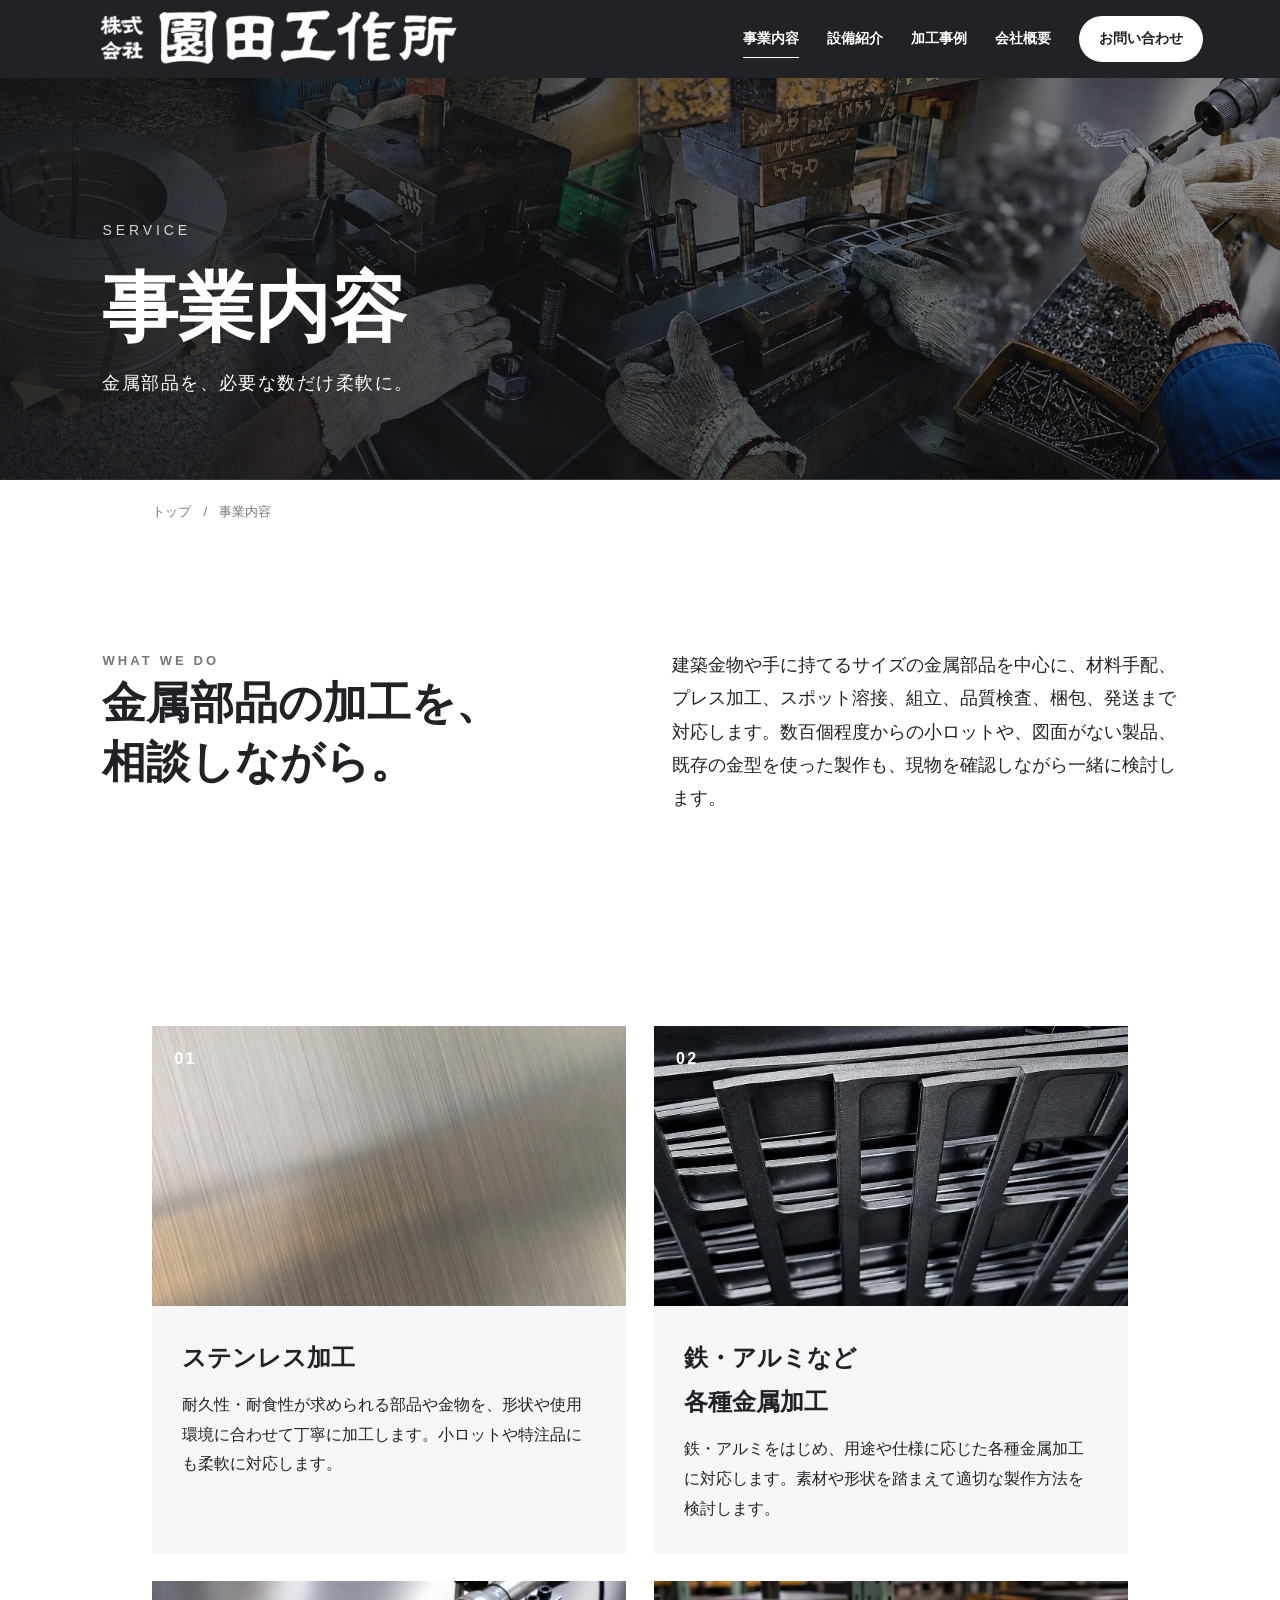
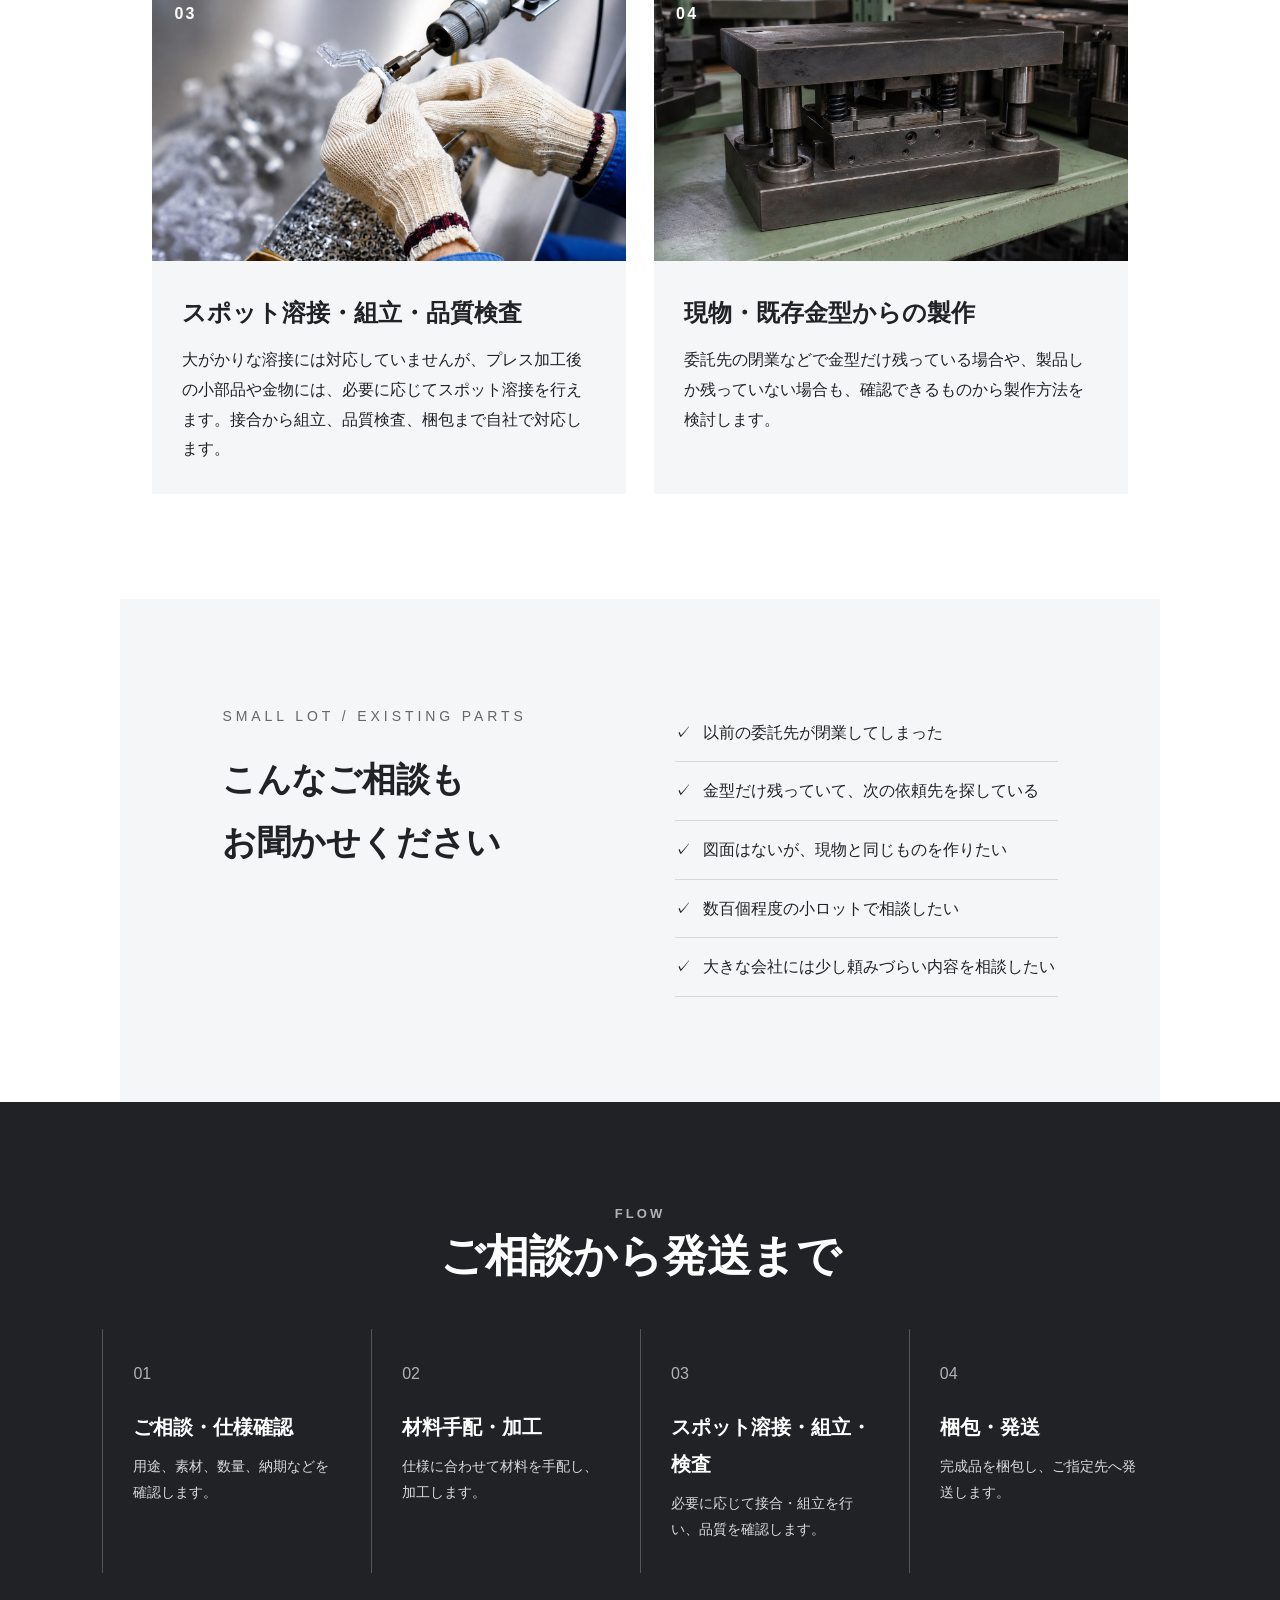
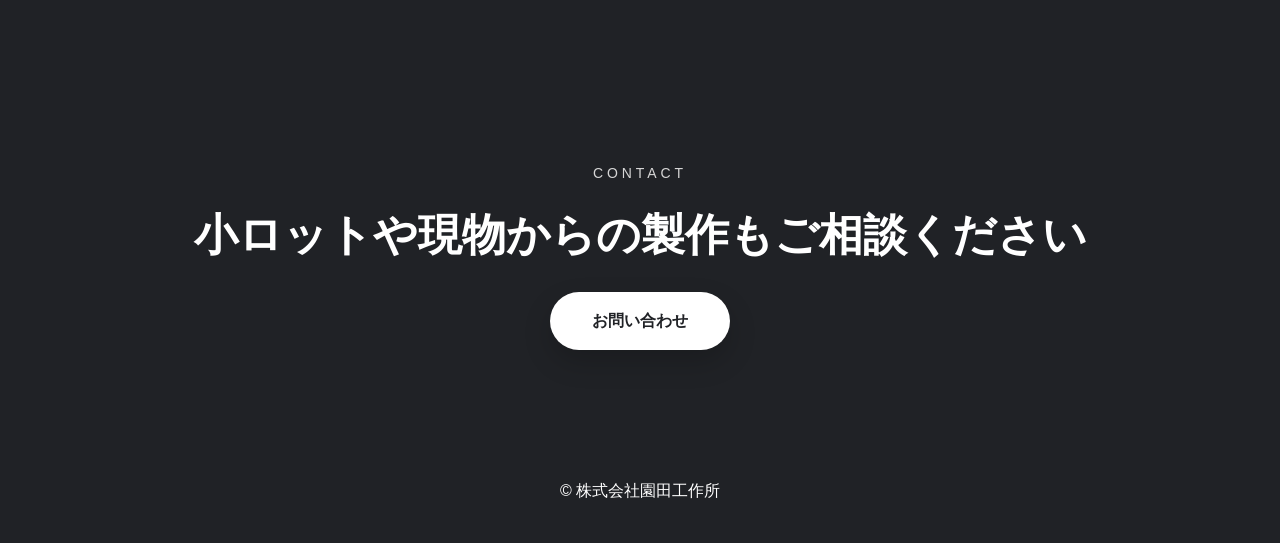
<file: service.html>
<!DOCTYPE html><html lang="ja"><head><meta charset="UTF-8"><meta name="viewport" content="width=device-width,initial-scale=1"><title>事業内容・金属部品のプレス加工 | 株式会社園田工作所</title><meta name="description" content="建築金物や金属部品の金属プレス加工に対応。小ロット、現物だけ、既存金型だけのご相談も、製作方法から一緒に検討します。"><meta name="robots" content="index,follow,max-image-preview:large"><link rel="canonical" href="https://sonoda-kousakusho.com/service.html"><meta property="og:locale" content="ja_JP"><meta property="og:type" content="article"><meta property="og:site_name" content="株式会社園田工作所"><meta property="og:title" content="事業内容・金属部品のプレス加工 | 株式会社園田工作所"><meta property="og:description" content="建築金物や金属部品の金属プレス加工、小ロット、現物・既存金型からの製作もご相談いただけます。"><meta property="og:url" content="https://sonoda-kousakusho.com/service.html"><meta property="og:image" content="https://sonoda-kousakusho.com/images/equipment-press.jpg"><meta name="twitter:card" content="summary_large_image"><link rel="stylesheet" href="css/style.css?v=20260710-3"></head><body class="subpage"><header class="site-header subpage-header" id="header"><a class="logo" href="index.html"><img src="images/logo.png" alt="株式会社園田工作所"></a><button class="menu-button" id="menuButton" aria-label="メニューを開く" aria-expanded="false">Menu</button><nav class="global-nav" id="globalNav"><a href="service.html" aria-current="page">事業内容</a><a href="equipment.html">設備紹介</a><a href="works.html">加工事例</a><a href="company.html">会社概要</a><a class="nav-contact" href="contact.html">お問い合わせ</a></nav></header><main><section class="page-hero service-hero"><div><p class="eyebrow">Service</p><h1>事業内容</h1><p>金属部品を、必要な数だけ柔軟に。</p></div></section><nav class="breadcrumb"><a href="index.html">トップ</a><span>/</span><span>事業内容</span></nav>
<section class="section detail-lead reveal"><div class="section-title"><p>What We Do</p><h2>金属部品の加工を、<br>相談しながら。</h2></div><p>建築金物や手に持てるサイズの金属部品を中心に、材料手配、プレス加工、スポット溶接、組立、品質検査、梱包、発送まで対応します。数百個程度からの小ロットや、図面がない製品、既存の金型を使った製作も、現物を確認しながら一緒に検討します。</p></section>
<section class="section detail-cards"><article class="detail-card reveal"><span>01</span><img src="images/stainless.jpg" alt="ステンレス加工"><div><h2>ステンレス加工</h2><p>耐久性・耐食性が求められる部品や金物を、形状や使用環境に合わせて丁寧に加工します。小ロットや特注品にも柔軟に対応します。</p></div></article><article class="detail-card reveal"><span>02</span><img src="images/steel.jpg" alt="鉄・アルミなど各種金属加工"><div><h2>鉄・アルミなど<br>各種金属加工</h2><p>鉄・アルミをはじめ、用途や仕様に応じた各種金属加工に対応します。素材や形状を踏まえて適切な製作方法を検討します。</p></div></article><article class="detail-card reveal"><span>03</span><img src="images/assembly.jpg" alt="スポット溶接と部品の組立"><div><h2>スポット溶接・組立・品質検査</h2><p>大がかりな溶接には対応していませんが、プレス加工後の小部品や金物には、必要に応じてスポット溶接を行えます。接合から組立、品質検査、梱包まで自社で対応します。</p></div></article><article class="detail-card reveal"><span>04</span><img class="mold-card-image" src="images/existing-mold-closeup.jpg" alt="既存のプレス金型を間近で確認する様子"><div><h2>現物・既存金型からの製作</h2><p>委託先の閉業などで金型だけ残っている場合や、製品しか残っていない場合も、確認できるものから製作方法を検討します。</p></div></article></section>
<section class="section inquiry-guide trouble-guide reveal"><div><p class="eyebrow dark">Small Lot / Existing Parts</p><h2>こんなご相談も<br>お聞かせください</h2></div><ul><li>以前の委託先が閉業してしまった</li><li>金型だけ残っていて、次の依頼先を探している</li><li>図面はないが、現物と同じものを作りたい</li><li>数百個程度の小ロットで相談したい</li><li>大きな会社には少し頼みづらい内容を相談したい</li></ul></section>
<section class="process-band reveal"><div class="section-title center"><p>Flow</p><h2>ご相談から発送まで</h2></div><ol class="simple-flow"><li><span>01</span><strong>ご相談・仕様確認</strong><p>用途、素材、数量、納期などを確認します。</p></li><li><span>02</span><strong>材料手配・加工</strong><p>仕様に合わせて材料を手配し、加工します。</p></li><li><span>03</span><strong>スポット溶接・組立・検査</strong><p>必要に応じて接合・組立を行い、品質を確認します。</p></li><li><span>04</span><strong>梱包・発送</strong><p>完成品を梱包し、ご指定先へ発送します。</p></li></ol></section><section class="company-cta reveal"><p class="eyebrow">Contact</p><h2>小ロットや<span class="mobile-break">現物からの製作も</span><span class="mobile-break">ご相談ください</span></h2><a href="contact.html" class="btn primary">お問い合わせ</a></section></main><footer class="site-footer"><p>&copy; 株式会社園田工作所</p></footer><script src="js/script.js"></script></body></html>
</file>
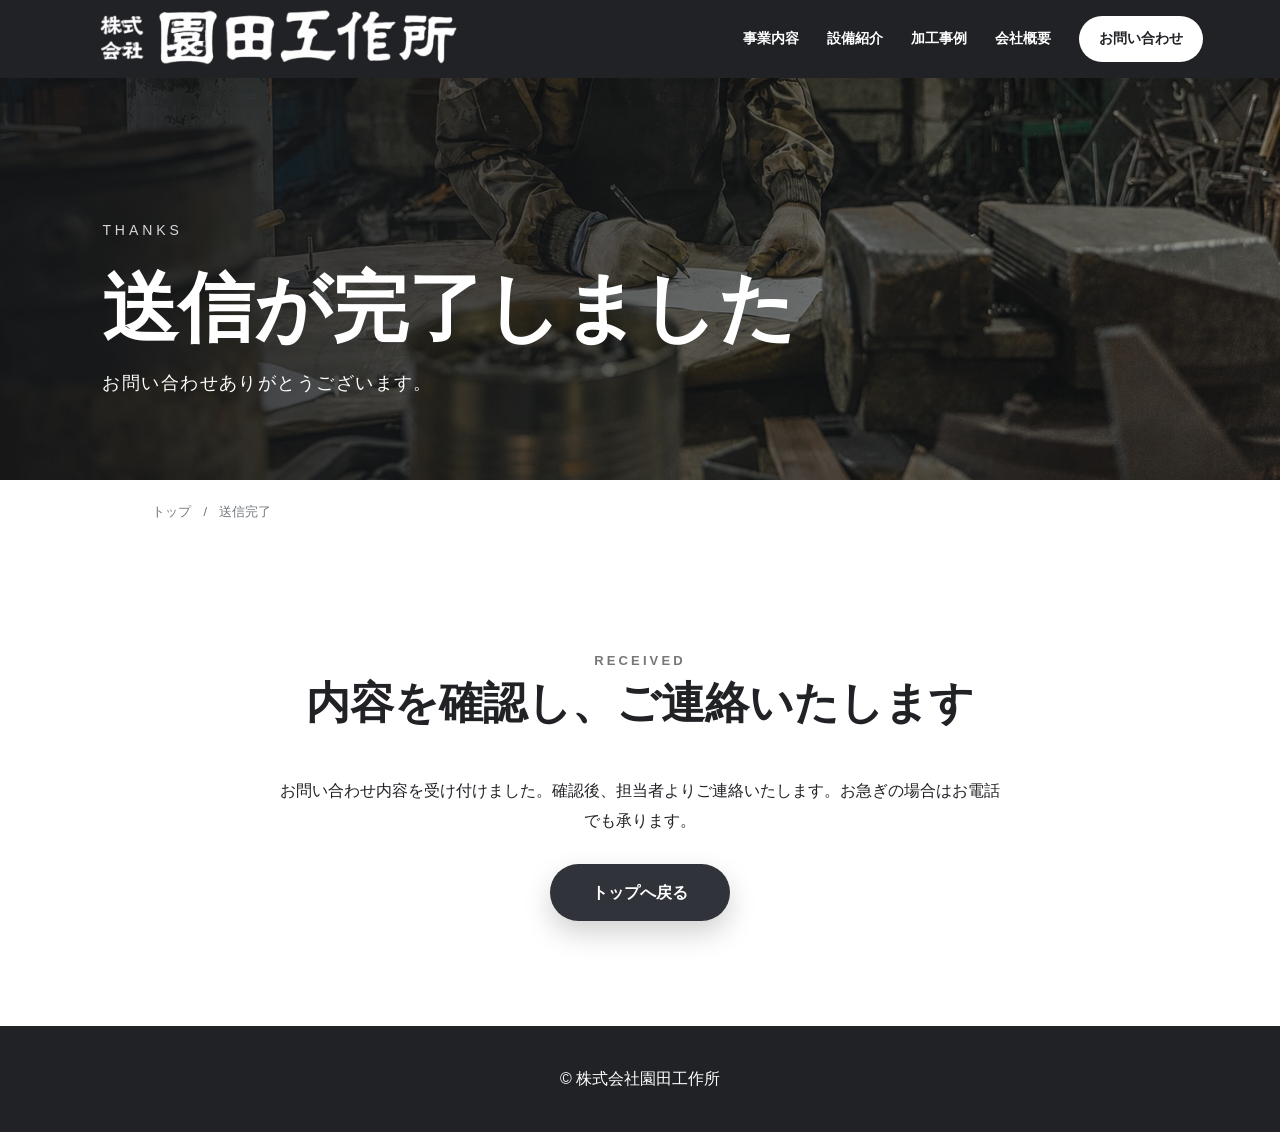
<file: thanks.html>
<!DOCTYPE html><html lang="ja"><head><meta charset="UTF-8"><meta name="viewport" content="width=device-width,initial-scale=1"><title>お問い合わせありがとうございます | 株式会社園田工作所</title><meta name="description" content="株式会社園田工作所へのお問い合わせを受け付けました。"><meta name="robots" content="noindex,follow"><link rel="canonical" href="https://sonoda-kousakusho.com/thanks.html"><meta property="og:locale" content="ja_JP"><meta property="og:type" content="article"><meta property="og:site_name" content="株式会社園田工作所"><meta property="og:title" content="お問い合わせありがとうございます | 株式会社園田工作所"><meta property="og:description" content="株式会社園田工作所へのお問い合わせを受け付けました。"><meta property="og:url" content="https://sonoda-kousakusho.com/thanks.html"><meta property="og:image" content="https://sonoda-kousakusho.com/images/sign.jpg"><meta name="twitter:card" content="summary_large_image"><link rel="stylesheet" href="css/style.css?v=20260710-3"></head><body class="subpage"><header class="site-header subpage-header" id="header"><a class="logo" href="index.html"><img src="images/logo.png" alt="株式会社園田工作所"></a><button class="menu-button" id="menuButton" aria-label="メニューを開く" aria-expanded="false">Menu</button><nav class="global-nav" id="globalNav"><a href="service.html">事業内容</a><a href="equipment.html">設備紹介</a><a href="works.html">加工事例</a><a href="company.html">会社概要</a><a class="nav-contact" href="contact.html">お問い合わせ</a></nav></header><main><section class="page-hero contact-hero"><div><p class="eyebrow">Thanks</p><h1>送信が<span class="thanks-hero-break">完了しました</span></h1><p>お問い合わせありがとうございます。</p></div></section><nav class="breadcrumb"><a href="index.html">トップ</a><span>/</span><span>送信完了</span></nav><section class="section thanks-message reveal"><div class="section-title center"><p>Received</p><h2>内容を確認し、<span class="contact-title-break">ご連絡いたします</span></h2></div><p>お問い合わせ内容を受け付けました。確認後、担当者よりご連絡いたします。お急ぎの場合はお電話でも承ります。</p><a href="index.html" class="btn primary">トップへ戻る</a></section></main><footer class="site-footer"><p>&copy; 株式会社園田工作所</p></footer><script src="js/script.js"></script></body></html>
</file>
<file: css/style.css>
* {
    margin: 0;
    padding: 0;
    box-sizing: border-box
}

html {
    scroll-behavior: smooth
}

body {
    font-family: "Yu Gothic", "Meiryo", sans-serif;
    color: #202226;
    background: #fff;
    line-height: 1.85
}

a {
    text-decoration: none;
    color: inherit
}

img {
    max-width: 100%;
    display: block
}

button {
    font: inherit;
    color: inherit
}

.site-header {
    position: fixed;
    top: 0;
    left: 0;
    width: 100%;
    height: 78px;
    padding: 0 6%;
    display: flex;
    align-items: center;
    justify-content: space-between;
    z-index: 1000;
    color: #fff;
    transition: .3s
}

.site-header.scrolled,
.site-header.menu-open {
    background: #202226;
    color: #fff;
    box-shadow: 0 8px 24px rgba(0, 0, 0, .08);
    backdrop-filter: blur(10px)
}

.logo {
    display: flex;
    align-items: center;
}

.logo img {
    height: 100px;
    width: auto;
    display: block;
}

.logo,
.company-name {
    font-family: 'Yuji Syuku', serif;
    letter-spacing: 0.08em;
    font-weight: 400;
}

.logo span {
    font-size: 14px;
    margin-right: 3px;
    font-weight: 700
}

.global-nav {
    display: flex;
    gap: 28px;
    font-size: 14px;
    font-weight: 700
}

.global-nav a {
    position: relative;
    white-space: nowrap
}

.global-nav a:after {
    content: "";
    position: absolute;
    left: 0;
    bottom: -6px;
    width: 0;
    height: 1px;
    background: currentColor;
    transition: .3s
}

.global-nav a:hover:after {
    width: 100%
}

.menu-button {
    display: none;
    background: none;
    border: 1px solid currentColor;
    color: inherit;
    padding: 8px 14px;
    border-radius: 999px;
    cursor: pointer
}

.hero {
    position: relative;
    height: 100vh;
    min-height: 660px;
    background: url("../images/hero-factory.jpg") center/cover no-repeat;
    display: flex;
    align-items: center;
    padding: 0 8%;
    overflow: hidden
}

.hero:before {
    content: "";
    position: absolute;
    inset: 0;
    background: linear-gradient(90deg, rgba(0, 0, 0, .74), rgba(0, 0, 0, .48), rgba(0, 0, 0, .16))
}

.hero:after {
    content: "";
    position: absolute;
    inset: auto 0 0;
    height: 24%;
    background: linear-gradient(transparent, rgba(0, 0, 0, .42))
}

.hero-content {
    position: relative;
    z-index: 1;
    color: #fff;
    max-width: 980px
}

.eyebrow {
    font-size: 14px;
    letter-spacing: .28em;
    text-transform: uppercase;
    color: #d6d6d6;
    margin-bottom: 18px
}

.eyebrow.dark {
    color: #666
}

.hero h1 {
    font-size: clamp(42px, 6vw, 76px);
    line-height: 1.18;
    letter-spacing: .04em;
    margin-bottom: 26px;
    text-shadow: 0 4px 18px rgba(0, 0, 0, .24)
}

.hero-mobile-break {
    display: none
}

.hero-lead {
    font-size: 18px;
    max-width: 740px
}

.hero-actions,
.contact-actions {
    display: flex;
    gap: 16px;
    flex-wrap: wrap;
    margin-top: 42px
}

.btn {
    display: inline-flex;
    align-items: center;
    justify-content: center;
    min-width: 180px;
    padding: 14px 28px;
    border-radius: 999px;
    font-weight: 800;
    transition: .3s
}

.btn.primary {
    background: #30343a;
    color: #fff;
    box-shadow: 0 12px 28px rgba(0, 0, 0, .18)
}

.btn.primary:hover {
    background: #555b63;
    transform: translateY(-2px)
}

.btn.secondary {
    border: 1px solid rgba(255, 255, 255, .7);
    color: #fff
}

.btn.secondary:hover {
    background: rgba(255, 255, 255, .14);
    transform: translateY(-2px)
}

.scroll-sign {
    position: absolute;
    right: 6%;
    bottom: 38px;
    z-index: 2;
    color: #fff;
    font-size: 12px;
    letter-spacing: .22em;
    text-transform: uppercase;
    writing-mode: vertical-rl
}

.scroll-sign:after {
    content: "";
    display: block;
    width: 1px;
    height: 70px;
    background: rgba(255, 255, 255, .65);
    margin: 14px auto 0
}

.section {
    padding: 105px 8%
}

.section-title {
    display: grid;
    grid-template-columns: 190px 1fr;
    align-items: end;
    gap: 20px;
    margin-bottom: 44px
}

.section-title.center {
    display: block;
    text-align: center
}

.section-title p {
    color: #777;
    letter-spacing: .24em;
    text-transform: uppercase;
    font-size: 13px;
    font-weight: 700
}

.section-title h2 {
    font-size: clamp(30px, 4vw, 44px);
    line-height: 1.35
}

.intro {
    display: grid;
    grid-template-columns: 1fr 1.5fr;
    gap: 62px;
    max-width: 1120px;
    margin: auto
}

.intro .section-title {
    display: block;
    margin-bottom: 0
}

.intro-text {
    font-size: 17px
}

.intro-text p+p {
    margin-top: 20px
}

.service-section,
.works-section,
.process-section {
    background: #f5f6f7
}

.service-grid {
    display: grid;
    grid-template-columns: repeat(4, 1fr);
    gap: 22px;
    max-width: 1180px;
    margin: auto
}

.service-card {
    background: #fff;
    padding: 34px 28px;
    min-height: 230px;
    border: 1px solid #e4e4e4;
    box-shadow: 0 12px 30px rgba(0, 0, 0, .04);
    transition: .3s
}

.service-card:hover {
    transform: translateY(-6px);
    box-shadow: 0 18px 42px rgba(0, 0, 0, .09)
}

.service-card span {
    display: block;
    color: #9aa0a8;
    font-size: 13px;
    letter-spacing: .18em;
    margin-bottom: 18px;
    font-weight: 800
}

.service-card h3 {
    font-size: 22px;
    margin-bottom: 14px
}

.strength-section {
    background: #202226;
    color: #fff
}

.strength-section .section-title p {
    color: #adb3bb
}

.strength-grid {
    display: grid;
    grid-template-columns: repeat(3, 1fr);
    gap: 1px;
    max-width: 1100px;
    margin: auto;
    background: rgba(255, 255, 255, .18)
}

.strength-grid article {
    background: #202226;
    padding: 38px 32px
}

.strength-grid h3 {
    font-size: 23px;
    margin-bottom: 14px
}

.strength-grid p {
    color: #d7dbe0
}

.feature-list {
    max-width: 1100px;
    margin: auto
}

.feature-item {
    display: grid;
    grid-template-columns: .95fr 1.05fr;
    gap: 56px;
    align-items: center;
    margin-bottom: 72px
}

.feature-item:last-child {
    margin-bottom: 0
}

.feature-item.reverse {
    grid-template-columns: 1.05fr .95fr
}

.feature-item.reverse img {
    order: 2
}

.feature-item img {
    width: 100%;
    height: 330px;
    object-fit: cover;
    border-radius: 18px;
    box-shadow: 0 20px 50px rgba(0, 0, 0, .16)
}

.feature-body h3 {
    font-size: 28px;
    margin-bottom: 18px
}

.feature-body p {
    font-size: 16px
}

.works-grid {
    display: grid;
    grid-template-columns: repeat(3, 1fr);
    gap: 18px;
    max-width: 1050px;
    margin: 0 auto 34px
}

.works-grid figure {
    position: relative;
    overflow: hidden;
    border-radius: 14px;
    background: #ddd;
    box-shadow: 0 12px 30px rgba(0, 0, 0, .08)
}

.works-grid button {
    display: block;
    width: 100%;
    border: 0;
    background: none;
    cursor: pointer;
    text-align: left
}

.works-grid img {
    width: 100%;
    height: 210px;
    object-fit: cover;
    transition: .5s
}

.works-grid figure:hover img {
    transform: scale(1.06)
}

.works-grid figcaption {
    position: absolute;
    left: 0;
    right: 0;
    bottom: 0;
    padding: 34px 18px 16px;
    color: #fff;
    font-weight: 800;
    background: linear-gradient(transparent, rgba(0, 0, 0, .76))
}

.works-text {
    max-width: 780px;
    margin: auto;
    text-align: center
}

.process-list {
    display: grid;
    grid-template-columns: repeat(4, 1fr);
    gap: 18px;
    max-width: 1120px;
    margin: auto;
    list-style: none
}

.process-list li {
    background: #fff;
    border: 1px solid #e4e4e4;
    padding: 30px 24px;
    border-radius: 14px;
    box-shadow: 0 12px 30px rgba(0, 0, 0, .04)
}

.process-list span {
    display: block;
    color: #9aa0a8;
    font-size: 13px;
    letter-spacing: .2em;
    margin-bottom: 16px;
    font-weight: 800
}

.process-list strong {
    display: block;
    font-size: 21px;
    margin-bottom: 10px
}

.process-list p {
    font-size: 14px
}

.video-section {
    background: #111;
    color: #fff
}

.video-section .section-title p {
    color: #bbb
}

.video-wrap {
    max-width: 920px;
    margin: auto;
    border-radius: 18px;
    overflow: hidden;
    box-shadow: 0 20px 60px rgba(0, 0, 0, .4)
}

.video-wrap video {
    width: 100%;
    display: block;
    background: #000
}

.contact-section {
    background: linear-gradient(135deg, #f5f6f7, #fff)
}

.contact-box {
    max-width: 960px;
    margin: auto;
    text-align: center;
    background: #fff;
    padding: 72px 48px;
    border-radius: 24px;
    box-shadow: 0 24px 70px rgba(0, 0, 0, .08)
}

.contact-box h2 {
    font-size: 40px;
    margin-bottom: 18px
}

.contact-actions {
    justify-content: center;
    margin-top: 34px
}

.company-table {
    width: 100%;
    max-width: 720px;
    margin: 42px auto 0;
    border-collapse: collapse;
    text-align: left;
    font-size: 15px
}

.company-table th,
.company-table td {
    border-bottom: 1px solid #e5e5e5;
    padding: 14px 10px;
    vertical-align: top
}

.company-table th {
    width: 150px;
    color: #555
}

.note {
    font-size: 13px;
    color: #777;
    margin-top: 20px
}

.site-footer {
    background: #202226;
    color: #fff;
    text-align: center;
    padding: 38px 6%
}

.site-footer nav {
    display: flex;
    gap: 22px;
    justify-content: center;
    flex-wrap: wrap;
    margin-bottom: 18px;
    color: #cfd3d8;
    font-size: 14px
}

.reveal {
    opacity: 0;
    transform: translateY(28px);
    transition: opacity .8s ease, transform .8s ease
}

.reveal.visible {
    opacity: 1;
    transform: none
}

.fade-in {
    animation: fadeIn 1.1s ease both
}

@keyframes fadeIn {
    from {
        opacity: 0;
        transform: translateY(18px)
    }

    to {
        opacity: 1;
        transform: none
    }
}

.lightbox {
    position: fixed;
    inset: 0;
    background: rgba(0, 0, 0, .86);
    display: none;
    align-items: center;
    justify-content: center;
    z-index: 2000;
    padding: 28px
}

.lightbox.open {
    display: flex
}

.lightbox img {
    max-width: min(1100px, 94vw);
    max-height: 86vh;
    object-fit: contain;
    border-radius: 10px
}

.lightbox-close {
    position: absolute;
    top: 20px;
    right: 26px;
    background: #fff;
    border: 0;
    border-radius: 50%;
    width: 44px;
    height: 44px;
    font-size: 30px;
    line-height: 1;
    cursor: pointer;
    color: #111
}

@media(max-width:1050px) {
    .global-nav {
        gap: 18px
    }

    .service-grid {
        grid-template-columns: repeat(2, 1fr)
    }

    .process-list {
        grid-template-columns: repeat(2, 1fr)
    }
}

@media(max-width:960px) {
    .global-nav {
        display: none;
        position: absolute;
        top: 78px;
        left: 0;
        width: 100%;
        background: rgba(255, 255, 255, .98);
        color: #111;
        flex-direction: column;
        padding: 24px 8%;
        gap: 18px;
        box-shadow: 0 14px 30px rgba(0, 0, 0, .08)
    }

    .global-nav.open {
        display: flex
    }

    .menu-button {
        display: block
    }

    .intro,
    .feature-item,
    .feature-item.reverse {
        display: block
    }

    .feature-item img,
    .feature-item.reverse img {
        order: 0;
        margin-bottom: 28px;
        height: 260px
    }

    .works-grid {
        grid-template-columns: repeat(2, 1fr)
    }

    .strength-grid {
        grid-template-columns: 1fr
    }
}

@media(max-width:640px) {
    .site-header {
        height: 68px;
        padding: 0 5%
    }

    .logo {
        font-size: 18px
    }

    .logo img {
        height: 70px;
    }

    .logo span {
        font-size: 12px
    }

    .global-nav {
        top: 68px
    }

    .hero {
        min-height: 620px;
        padding: 0 6%
    }

    .hero-lead {
        font-size: 16px
    }

    .hero-actions {
        width: 100%
    }

    .btn {
        width: 100%
    }

    .section {
        padding: 72px 6%
    }

    .section-title {
        display: block
    }

    .service-grid,
    .works-grid,
    .process-list {
        grid-template-columns: 1fr
    }

    .service-card {
        min-height: auto
    }

    .works-grid img {
        height: 190px
    }

    .contact-box {
        padding: 48px 24px
    }

    .contact-box h2 {
        font-size: 32px
    }

    .company-table th,
    .company-table td {
        display: block;
        width: 100%;
        padding: 10px 4px
    }

    .company-table th {
        border-bottom: 0;
        padding-bottom: 0
    }

    .company-table td {
        padding-top: 4px
    }

    .scroll-sign {
        display: none
    }
}

/* Company page */
.subpage-header {
    background: #202226;
    color: #fff;
    box-shadow: 0 8px 24px rgba(0, 0, 0, .08)
}

.page-hero {
    position: relative;
    min-height: 480px;
    padding: 150px 8% 80px;
    display: flex;
    align-items: flex-end;
    color: #fff;
    background: url("../images/factory-inside.jpg") center/cover no-repeat
}

.page-hero:before {
    content: "";
    position: absolute;
    inset: 0;
    background: linear-gradient(90deg, rgba(20, 22, 25, .88), rgba(20, 22, 25, .4))
}

.page-hero>div {
    position: relative;
    z-index: 1
}

.page-hero h1 {
    font-size: clamp(46px, 7vw, 76px);
    line-height: 1.2;
    margin-bottom: 14px
}

.page-hero>div>p:last-child {
    font-size: 18px;
    letter-spacing: .08em
}

.breadcrumb {
    max-width: 1180px;
    margin: auto;
    padding: 20px 8%;
    display: flex;
    gap: 12px;
    color: #73777d;
    font-size: 13px
}

.company-message,
.company-profile,
.history-section {
    max-width: 1120px;
    margin: auto
}

.company-message {
    width: 84%;
    padding-left: 0;
    padding-right: 0;
    display: grid;
    grid-template-columns: 1fr 1fr;
    gap: 64px
}

.company-message .section-title {
    display: block;
    margin: 0
}

.message-body {
    font-size: 17px
}

.message-body p+p {
    margin-top: 22px
}

.intro .section-title {
    order: 1
}

.intro .intro-text {
    order: 2
}

.company-page-link {
    order: 3;
    grid-column: 2;
    justify-self: start;
    font-weight: 700;
    border-bottom: 1px solid currentColor;
    padding-bottom: 3px
}

.history-section {
    background: #f5f6f7;
    max-width: none
}

.history-section>.section-title,
.history-list {
    max-width: 1120px;
    margin-left: auto;
    margin-right: auto
}

.history-list {
    list-style: none;
    border-top: 1px solid #d9dbde
}

.history-list li {
    display: grid;
    grid-template-columns: 180px 1fr;
    gap: 38px;
    padding: 30px 0;
    border-bottom: 1px solid #d9dbde
}

.history-list time {
    font-size: 32px;
    font-weight: 800;
    color: #555b63;
    letter-spacing: .05em
}

.history-list h3 {
    font-size: 22px;
    margin-bottom: 6px
}

.profile-layout {
    display: grid;
    grid-template-columns: 130px minmax(0, 1fr);
    gap: 48px;
    align-items: center
}

.profile-layout>img {
    width: 100%;
    height: auto;
    object-fit: contain;
    padding: 8px;
    background: #f5f6f7;
    border-radius: 10px;
    box-shadow: 0 14px 36px rgba(0, 0, 0, .12)
}

.profile-table {
    width: 100%;
    border-collapse: collapse
}

.profile-table th,
.profile-table td {
    padding: 16px 12px;
    border-bottom: 1px solid #dedfe1;
    text-align: left;
    vertical-align: top
}

.profile-table th {
    width: 145px;
    color: #62666c
}

.profile-table a {
    text-decoration: underline;
    text-underline-offset: 4px
}

.access-section {
    background: #f5f6f7
}

.access-section>.section-title,
.access-layout {
    max-width: 1120px;
    margin-left: auto;
    margin-right: auto
}

.access-layout {
    display: grid;
    grid-template-columns: .65fr 1.35fr;
    gap: 56px;
    align-items: center
}

.access-info h3 {
    font-size: 24px;
    margin-bottom: 16px
}

.access-info .text-link {
    font-size: 15px
}

.map-wrap {
    overflow: hidden;
    border-radius: 16px;
    box-shadow: 0 18px 45px rgba(0, 0, 0, .12);
    background: #ddd
}

.map-wrap iframe {
    display: block;
    width: 100%;
    height: 440px;
    border: 0
}

.company-cta {
    padding: 88px 8%;
    background: #202226;
    color: #fff;
    text-align: center
}

.company-cta h2 {
    font-size: clamp(30px, 4vw, 44px);
    margin: 0 auto 28px;
    line-height: 1.35
}

.company-cta .btn {
    background: #fff;
    color: #202226
}

@media(max-width:960px) {

    .company-message,
    .access-layout {
        grid-template-columns: 1fr;
        gap: 40px
    }

    .profile-layout {
        grid-template-columns: 120px minmax(0, 1fr);
        gap: 24px;
        align-items: center
    }
}

@media(max-width:640px) {
    .page-hero {
        min-height: 390px;
        padding: 120px 6% 58px
    }

    .company-message {
        display: block
    }

    .company-message .section-title {
        margin-bottom: 32px
    }

    .history-list li {
        grid-template-columns: 1fr;
        gap: 8px
    }

    .profile-layout {
        grid-template-columns: clamp(96px, 28vw, 108px) minmax(0, 1fr);
        gap: 14px;
        align-items: start
    }

    .profile-layout>img {
        width: 100%;
        height: auto;
        padding: 5px;
        border-radius: 8px
    }

    .profile-table {
        font-size: 13px;
        line-height: 1.65
    }

    .profile-table th,
    .profile-table td {
        display: block;
        width: 100%;
        padding: 7px 2px
    }

    .profile-table th {
        border-bottom: 0;
        padding-bottom: 0;
        font-size: 11px
    }

    .profile-table td {
        padding-top: 1px;
        overflow-wrap: anywhere
    }

    .map-wrap iframe {
        height: 320px
    }

    .company-cta {
        padding: 68px 6%
    }

    .company-page-link {
        display: inline-block;
        margin-top: 24px
    }
}

/* Multi-page navigation and home summaries */
.global-nav .nav-contact {
    background: #fff;
    color: #202226;
    padding: 10px 20px;
    border-radius: 999px;
    margin-top: -10px;
    margin-bottom: -10px
}

.site-header.scrolled .nav-contact,
.subpage-header .nav-contact {
    background: #fff;
    color: #202226
}

.global-nav a[aria-current="page"]:after {
    width: 100%
}

.home-intro {
    max-width: 1120px;
    margin: auto;
    display: grid;
    grid-template-columns: .9fr 1.1fr;
    gap: 72px;
    align-items: start
}

.home-intro .section-title {
    display: block;
    margin: 0
}

.home-intro>div:last-child {
    font-size: 18px
}

.text-link {
    display: inline-block;
    margin-top: 28px;
    font-weight: 800;
    border-bottom: 1px solid #202226
}

.text-link span {
    margin-left: 14px
}

.home-sections {
    padding: 20px 8% 110px
}

.home-feature {
    max-width: 1180px;
    margin: 0 auto 90px;
    display: grid;
    grid-template-columns: 1.1fr .9fr;
    align-items: center;
    gap: 72px
}

.home-feature.reverse {
    grid-template-columns: .9fr 1.1fr
}

.home-feature.reverse .home-feature-image {
    order: 2
}

.home-feature-image img {
    width: 100%;
    height: 430px;
    object-fit: cover;
    border-radius: 18px;
    box-shadow: 0 20px 50px rgba(0, 0, 0, .14)
}

.feature-number {
    color: #858b93;
    text-transform: uppercase;
    letter-spacing: .18em;
    font-size: 12px;
    font-weight: 800
}

.home-feature h2 {
    font-size: clamp(32px, 4vw, 46px);
    margin: 8px 0 18px
}

.home-feature .btn {
    margin-top: 30px
}

.btn.outline {
    border: 1px solid #30343a;
    min-width: 160px
}

.btn.outline:hover {
    background: #30343a;
    color: #fff
}

.home-company {
    padding: 90px 10%;
    background: url("../images/sign.jpg") center/cover no-repeat;
    color: #fff;
    position: relative;
    display: flex;
    align-items: end;
    justify-content: space-between;
    gap: 40px
}

.home-company:before {
    content: "";
    position: absolute;
    inset: 0;
    background: rgba(20, 22, 25, .76)
}

.home-company>* {
    position: relative
}

.home-company h2 {
    font-size: clamp(32px, 4vw, 48px);
    margin-bottom: 14px
}

.home-contact {
    padding: 110px 8%;
    text-align: center;
    background: #f5f6f7
}

.home-contact h2 {
    font-size: clamp(34px, 5vw, 54px);
    line-height: 1.35
}

.home-contact .contact-actions {
    justify-content: center
}

.contact-phone {
    display: flex;
    flex-direction: column;
    text-align: left
}

.contact-phone small {
    color: #777
}

.contact-phone strong {
    font-size: 25px;
    letter-spacing: .04em
}

.service-hero {
    background-image: url("../images/equipment-press.jpg")
}

.equipment-hero {
    background-image: url("../images/equipment-blueprint.jpg")
}

.works-hero {
    background-image: url("../images/works-blueprint.jpg")
}

.company-hero {
    background-image: url("../images/gaikan.jpg");
    background-position: center 48%
}

.contact-hero {
    background-image: url("../images/sign.jpg")
}

.detail-lead {
    width: 84%;
    max-width: 1120px;
    margin: auto;
    padding-left: 0;
    padding-right: 0;
    display: grid;
    grid-template-columns: 1fr 1fr;
    gap: 64px
}

.detail-lead .section-title {
    display: block;
    margin: 0
}

.detail-lead>p {
    font-size: 18px
}

.detail-cards {
    max-width: 1180px;
    margin: auto;
    display: grid;
    grid-template-columns: 1fr 1fr;
    gap: 28px
}

.detail-card {
    position: relative;
    background: #f5f6f7
}

.detail-card>span {
    position: absolute;
    z-index: 2;
    top: 18px;
    left: 22px;
    color: #fff;
    font-weight: 800;
    letter-spacing: .14em
}

.detail-card img {
    width: 100%;
    height: 280px;
    object-fit: cover
}

.detail-card div {
    padding: 30px
}

.detail-card h2 {
    margin-bottom: 10px
}

.process-band {
    padding: 100px 8%;
    background: #202226;
    color: #fff
}

.process-band .section-title p {
    color: #aeb3ba
}

.simple-flow {
    max-width: 1120px;
    margin: auto;
    display: grid;
    grid-template-columns: repeat(4, 1fr);
    list-style: none
}

.simple-flow li {
    padding: 30px;
    border-left: 1px solid #555
}

.simple-flow span {
    display: block;
    color: #aeb3ba;
    margin-bottom: 20px
}

.simple-flow strong {
    font-size: 20px
}

.simple-flow p {
    margin-top: 8px;
    color: #d7dbe0;
    font-size: 14px
}

.equipment-gallery {
    max-width: 1180px;
    margin: auto;
    display: grid;
    grid-template-columns: 1fr 1fr;
    gap: 28px
}

.equipment-gallery .wide {
    grid-column: 1/-1
}

.equipment-gallery img {
    width: 100%;
    height: 350px;
    object-fit: cover;
    border-radius: 16px
}

.equipment-gallery .wide img {
    height: 540px
}

.equipment-gallery .spot-welders img {
    object-position: center 38%
}

.equipment-gallery figcaption {
    padding: 18px 4px
}

.equipment-gallery strong {
    font-size: 21px
}

.equipment-gallery p {
    color: #666
}

.equipment-section {
    background: #fff
}

.equipment-list {
    max-width: 1180px;
    margin: 72px auto 0;
    padding: 38px 42px;
    background: #202226;
    color: #fff;
    border-radius: 18px;
    display: grid;
    grid-template-columns: 260px 1fr;
    gap: 44px;
    align-items: start
}

.equipment-list-heading>p {
    color: #aeb3ba;
    text-transform: uppercase;
    letter-spacing: .2em;
    font-size: 12px;
    font-weight: 700
}

.equipment-list-heading h3 {
    font-size: 30px;
    margin: 8px 0 12px
}

.equipment-list-heading span {
    color: #d7dbe0
}

.equipment-table-wrap {
    overflow-x: auto
}

.equipment-table {
    width: 100%;
    border-collapse: collapse;
    min-width: 610px
}

.equipment-table th,
.equipment-table td {
    padding: 15px 12px;
    border-bottom: 1px solid #4b4f55;
    text-align: left
}

.equipment-table th {
    color: #aeb3ba;
    font-size: 12px;
    letter-spacing: .08em
}

.equipment-table td:last-child {
    white-space: nowrap;
    font-weight: 700
}

.tooling-section {
    background: #f5f6f7
}

.tooling-gallery {
    max-width: 1180px;
    margin: auto;
    display: grid;
    grid-template-columns: 1fr 1fr;
    gap: 28px
}

.tooling-gallery img {
    width: 100%;
    height: 390px;
    object-fit: cover;
    border-radius: 16px
}

.tooling-gallery figcaption {
    padding: 18px 4px
}

.tooling-gallery strong {
    font-size: 21px
}

.tooling-gallery p {
    color: #666
}

.works-detail-grid.compact {
    max-width: 900px;
    grid-template-columns: repeat(2, 1fr)
}

.works-detail-grid {
    max-width: 1180px;
    margin: auto;
    display: grid;
    grid-template-columns: repeat(3, 1fr);
    gap: 24px
}

.works-detail-grid button {
    width: 100%;
    border: 0;
    background: #f5f6f7;
    text-align: left;
    cursor: pointer
}

.works-detail-grid img {
    width: 100%;
    height: 270px;
    object-fit: cover
}

.works-detail-grid figcaption {
    padding: 20px
}

.works-detail-grid figcaption span {
    display: block;
    color: #858b93;
    text-transform: uppercase;
    font-size: 11px;
    letter-spacing: .15em
}

.works-detail-grid figcaption strong {
    font-size: 19px
}

.contact-lead {
    max-width: 850px;
    margin: auto;
    text-align: center
}

.contact-lead>p {
    font-size: 18px
}

.contact-form-section {
    max-width: 980px;
    margin-left: auto;
    margin-right: auto
}

.contact-form {
    display: grid;
    gap: 24px;
    margin-top: 34px;
    padding: 44px;
    background: #f5f6f7;
    border: 1px solid #e2e3e5
}

.form-grid {
    display: grid;
    grid-template-columns: 1fr 1fr;
    gap: 20px
}

.contact-form label {
    display: block;
    color: #202226;
    font-weight: 700
}

.form-wide {
    grid-column: 1 / -1
}

.contact-form label span {
    display: inline-block;
    margin-left: 8px;
    padding: 2px 7px;
    background: #202226;
    color: #fff;
    font-size: 11px;
    font-weight: 700
}

.contact-form input,
.contact-form textarea {
    width: 100%;
    min-width: 0;
    border: 1px solid #d7d9dc;
    border-radius: 0;
    padding: 14px 16px;
    margin-top: 8px;
    background: #fff;
    color: #202226;
    font: inherit;
    font-weight: 400
}

.contact-form textarea {
    resize: vertical;
    line-height: 1.8
}

.contact-form input:focus,
.contact-form textarea:focus {
    outline: 2px solid #202226;
    outline-offset: 2px
}

.form-note {
    margin-top: -6px;
    color: #5d6570;
    font-size: 14px
}

.form-botcheck {
    position: absolute;
    left: -9999px;
    opacity: 0
}

.contact-methods {
    max-width: 1040px;
    margin: 0 auto 110px;
    padding: 0 6%;
    display: grid;
    grid-template-columns: 1fr 1fr;
    gap: 24px
}

.contact-methods-priority {
    margin-bottom: 72px
}

.contact-method {
    min-width: 0;
    padding: 48px;
    background: #f5f6f7;
    border: 1px solid #e2e3e5;
    transition: .3s
}

.contact-method p {
    overflow-wrap: anywhere
}

.contact-method:hover {
    transform: translateY(-5px)
}

.contact-method.primary-method {
    background: #202226;
    color: #fff
}

.contact-method>span {
    text-transform: uppercase;
    letter-spacing: .2em;
    font-size: 12px
}

.contact-method h2 {
    font-size: 28px;
    margin: 16px 0
}

.contact-method strong {
    display: block;
    margin-top: 28px
}

.inquiry-guide {
    max-width: 1040px;
    margin: auto;
    display: grid;
    grid-template-columns: 1fr 1fr;
    gap: 70px;
    background: #f5f6f7
}

.inquiry-guide h2 {
    font-size: 34px
}

.inquiry-guide ul {
    list-style: none
}

.inquiry-guide li {
    padding: 14px 0;
    border-bottom: 1px solid #d7d9dc
}

.inquiry-guide li:before {
    content: "✓";
    margin-right: 12px
}

.contact-company {
    text-align: center;
    padding: 50px 6%;
    line-height: 2;
    background: #202226;
    color: #d7dbe0
}

@media(max-width:960px) {
    .global-nav .nav-contact {
        background: none;
        color: inherit;
        padding: 0;
        border-radius: 0;
        margin: 0
    }

    .home-intro,
    .home-feature,
    .home-feature.reverse,
    .detail-lead {
        grid-template-columns: 1fr;
        gap: 35px
    }

    .home-feature.reverse .home-feature-image {
        order: 0
    }

    .detail-cards {
        grid-template-columns: 1fr
    }

    .simple-flow {
        grid-template-columns: 1fr 1fr
    }

    .works-detail-grid {
        grid-template-columns: 1fr 1fr
    }
}

@media(max-width:960px) {
    .equipment-list {
        grid-template-columns: 1fr;
        gap: 24px
    }
}

@media(max-width:640px) {
    .home-intro {
        display: block
    }

    .home-intro .section-title {
        margin-bottom: 28px
    }

    .home-sections {
        padding-left: 6%;
        padding-right: 6%
    }

    .home-feature {
        display: block;
        margin-bottom: 68px
    }

    .home-feature-image img {
        height: 260px;
        margin-bottom: 28px
    }

    .home-company {
        display: block;
        padding: 70px 6%
    }

    .home-company .btn {
        margin-top: 30px
    }

    .home-contact {
        padding: 72px 6%
    }

    .contact-phone {
        text-align: center
    }

    .detail-lead {
        display: block
    }

    .detail-lead .section-title {
        margin-bottom: 28px
    }

    .detail-cards {
        padding-left: 6%;
        padding-right: 6%
    }

    .detail-card img {
        height: 220px
    }

    .simple-flow {
        grid-template-columns: 1fr
    }

    .equipment-gallery,
    .tooling-gallery {
        grid-template-columns: 1fr;
        padding-left: 6%;
        padding-right: 6%
    }

    .equipment-gallery .wide {
        grid-column: auto
    }

    .equipment-gallery img,
    .equipment-gallery .wide img,
    .tooling-gallery img {
        height: 260px
    }

    .works-detail-grid,
    .works-detail-grid.compact {
        grid-template-columns: 1fr;
        padding-left: 6%;
        padding-right: 6%
    }

    .contact-methods {
        grid-template-columns: 1fr
    }

    .contact-form-section {
        padding-left: 6%;
        padding-right: 6%
    }

    .contact-method {
        padding: 34px 26px
    }

    .inquiry-guide {
        display: block
    }

    .inquiry-guide>div {
        margin-bottom: 30px
    }
}

@media(max-width:640px) {
    .contact-form {
        padding: 28px 20px;
        gap: 20px
    }

    .form-grid {
        grid-template-columns: 1fr;
        gap: 18px
    }

    .contact-form label span {
        margin-left: 6px
    }
}

@media(max-width:640px) {
    .hero h1 {
        font-size: 25px;
        line-height: 1.45;
        letter-spacing: 0
    }

    .hero-mobile-break {
        display: block
    }

    .section-title h2 {
        font-size: 28px;
        word-break: keep-all
    }

    .home-contact h2 {
        font-size: 22px;
        line-height: 1.55
    }

    .inquiry-guide h2 {
        font-size: 28px;
        line-height: 1.5;
        word-break: keep-all
    }
}

@media(max-width:640px) {
    .equipment-list {
        margin: 48px 6% 0;
        padding: 28px 18px
    }

    .equipment-list-heading h3 {
        font-size: 26px
    }

    .equipment-table-wrap {
        overflow: visible
    }

    .equipment-table {
        display: block;
        min-width: 0
    }

    .equipment-table thead {
        display: none
    }

    .equipment-table tbody,
    .equipment-table tr {
        display: block
    }

    .equipment-table tr {
        margin-bottom: 14px;
        padding: 8px 14px;
        background: #2b2e33;
        border: 1px solid #484c52;
        border-radius: 10px
    }

    .equipment-table tr:last-child {
        margin-bottom: 0
    }

    .equipment-table td {
        display: grid;
        grid-template-columns: 82px minmax(0, 1fr);
        gap: 10px;
        width: 100%;
        padding: 10px 0;
        font-size: 14px;
        overflow-wrap: anywhere
    }

    .equipment-table td::before {
        color: #aeb3ba;
        font-size: 11px;
        font-weight: 700;
        letter-spacing: .06em
    }

    .equipment-table td:nth-child(1)::before {
        content: "設備"
    }

    .equipment-table td:nth-child(2)::before {
        content: "メーカー"
    }

    .equipment-table td:nth-child(3)::before {
        content: "能力・仕様"
    }

    .equipment-table td:nth-child(4)::before {
        content: "台数"
    }

    .equipment-table td:last-child {
        border-bottom: 0
    }
}

.detail-lead-copy>p:first-child {
    font-size: 18px
}

.works-note {
    margin-top: 20px;
    font-size: 14px;
    color: #666
}

.works-detail-grid,
.works-detail-grid.compact {
    width: 92%;
    max-width: 1600px;
    padding-left: 0;
    padding-right: 0;
    grid-template-columns: repeat(auto-fit, minmax(240px, 1fr))
}

.works-detail-grid img {
    height: auto;
    aspect-ratio: 1/1
}

@media(max-width:640px) {

    .works-detail-grid,
    .works-detail-grid.compact {
        grid-template-columns: repeat(2, minmax(0, 1fr));
        gap: 12px
    }

    .works-detail-grid figcaption {
        padding: 12px 10px
    }

    .works-detail-grid figcaption strong {
        font-size: 15px
    }

    .works-detail-grid figcaption span {
        font-size: 9px;
        letter-spacing: .1em
    }
}

.detail-card .mold-card-image {
    object-position: center 48%
}

.company-cta .mobile-break {
    display: inline
}

@media(max-width:640px) {
    .company-cta .mobile-break {
        display: block
    }
}

.equipment-mobile-break::before {
    content: " "
}

@media(max-width:640px) {
    .equipment-mobile-break {
        display: block
    }

    .equipment-mobile-break::before {
        content: ""
    }
}

.contact-title-break {
    display: inline
}

.thanks-message {
    text-align: center
}

.thanks-message>p {
    max-width: 720px;
    margin: 0 auto 28px
}

.thanks-hero-break {
    display: inline
}

@media(max-width:640px) {
    .contact-title-break {
        display: block
    }

    .thanks-hero-break {
        display: block
    }
}

/* Contact hero: keep the worker's face outside the crop and focus on the hands. */
.contact-hero {
    background-image: url("../images/toiawase.jpg");
    background-position: center bottom
}

.service-hero {
    background-image: url("../images/service-process-hero.jpg");
    background-position: center center
}

/* A warm, restrained treatment for the company's long manufacturing history. */
.home-company {
    min-height: 390px;
    background-image: url("../images/kata.jpg");
    background-position: center 48%;
    border-top: 1px solid #75634d;
    border-bottom: 1px solid #3f352a;
    box-shadow: inset 0 18px 50px rgba(0, 0, 0, .28)
}

.home-company:before {
    background: linear-gradient(90deg, rgba(24, 20, 16, .9) 0%, rgba(34, 28, 22, .72) 48%, rgba(20, 18, 16, .5) 100%)
}

.home-company h2 {
    text-shadow: 0 3px 18px rgba(0, 0, 0, .65);
    letter-spacing: .06em
}

.home-company .eyebrow {
    color: #d2bea0
}

@media(max-width:640px) {
    .hero {
        background-image: url("../images/gaikan.jpg");
        background-position: 35% center
    }
}

/* Equipment gallery: an even two-column layout with a full-height 150t press. */
.equipment-gallery {
    grid-template-columns: repeat(2, minmax(0, 1fr));
    gap: 36px 28px
}

.equipment-gallery figure {
    min-width: 0
}

.equipment-gallery img,
.equipment-gallery .wide img {
    display: block;
    width: 100%;
    height: 420px;
    object-fit: cover;
    background: #25282c
}

.equipment-gallery .press-150 img {
    object-fit: cover;
    object-position: center 55%
}

@media(max-width:640px) {
    .contact-hero {
        background-size: auto 180%;
        background-repeat: no-repeat
    }

    .equipment-gallery {
        grid-template-columns: 1fr;
        gap: 30px
    }

    .equipment-gallery img,
    .equipment-gallery .wide img {
        height: 280px
    }

    .equipment-gallery .press-150 img {
        height: 320px;
        object-position: center 55%
    }
}
</file>
